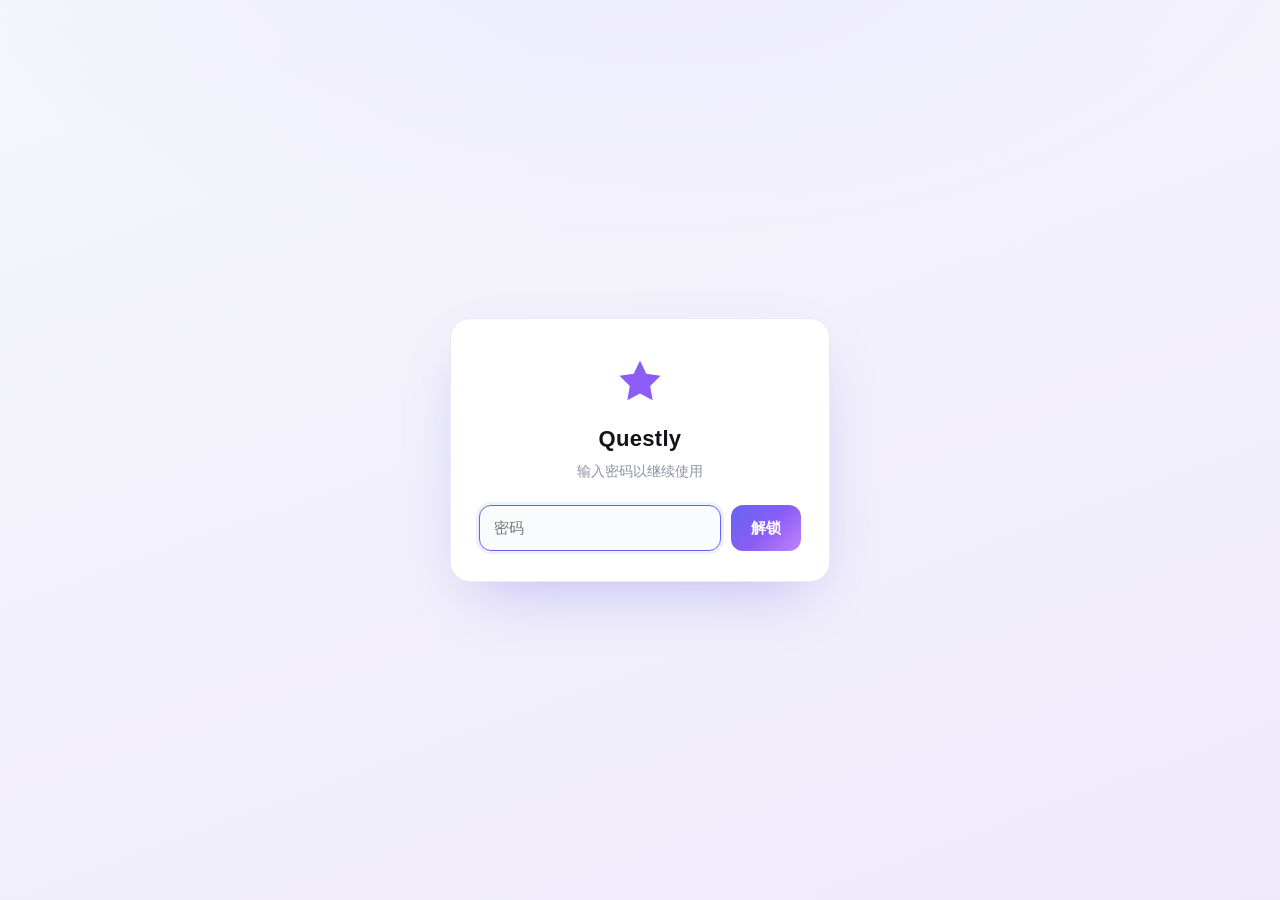
<file: index.html>
<!DOCTYPE html>
<html lang="zh-CN">
<head>
<meta charset="UTF-8">
<meta name="viewport" content="width=device-width, initial-scale=1, viewport-fit=cover">
<meta name="theme-color" content="#F6F7FB">
<meta name="description" content="Questly · 游戏化个人效率工作台，把每天的待办变成一场可以通关的挑战。">
<title>Questly · 我的每日挑战</title>
<link rel="icon" href="assets/favicon.svg" type="image/svg+xml">
<link rel="stylesheet" href="css/base.css">
<link rel="stylesheet" href="css/layout.css">
<link rel="stylesheet" href="css/components.css">
<link rel="stylesheet" href="css/exam.css">
<link rel="stylesheet" href="css/ai.css">
<link rel="stylesheet" href="css/animations.css">
</head>
<body class="is-locked">

<!-- ambient background -->
<div class="aurora" aria-hidden="true">
  <span class="aurora__blob aurora__blob--a"></span>
  <span class="aurora__blob aurora__blob--b"></span>
  <span class="aurora__blob aurora__blob--c"></span>
  <span class="aurora__grid"></span>
</div>

<div class="app" id="app">

  <!-- ─────────── desktop sidebar ─────────── -->
  <aside class="sidebar">
    <div class="sidebar__brand">
      <span class="brand__mark" aria-hidden="true">
        <svg viewBox="0 0 24 24" fill="none"><path d="M12 2.5 14.9 8.6l6.6.95-4.8 4.7 1.15 6.65L12 17.75 6.15 20.9 7.3 14.25 2.5 9.55l6.6-.95L12 2.5Z" fill="url(#bg1)"/><defs><linearGradient id="bg1" x1="2" y1="2" x2="22" y2="22"><stop stop-color="#8B5CF6"/><stop offset="1" stop-color="#6366F1"/></linearGradient></defs></svg>
      </span>
      <span class="brand__text">
        <b>Questly</b>
        <i>个人效率工作台</i>
      </span>
    </div>

    <nav class="nav" id="nav-desktop" aria-label="主导航">
      <button class="nav__item is-active" data-route="home">
        <svg viewBox="0 0 24 24" class="nav__icon"><path d="M4 11.2 12 4.5l8 6.7V19a1.2 1.2 0 0 1-1.2 1.2h-4.3v-5.1H9.5v5.1H5.2A1.2 1.2 0 0 1 4 19v-7.8Z"/></svg>
        <span>首页</span>
        <em class="nav__hint">每日挑战</em>
      </button>
      <button class="nav__item" data-route="tasks">
        <svg viewBox="0 0 24 24" class="nav__icon"><path d="M4.5 5.2h6.2v13.6H4.5zM13.3 5.2h6.2v8.1h-6.2z"/></svg>
        <span>任务</span>
        <em class="nav__hint">任务中心</em>
      </button>
      <button class="nav__item nav__item--exam" data-route="exam">
        <svg viewBox="0 0 24 24" class="nav__icon"><path d="M12 2.2 20.4 5v6.4c0 4.6-3.3 8.5-8.4 10.4C6.9 19.9 3.6 16 3.6 11.4V5Zm-.9 12.6 5.3-5.3-1.4-1.4-3.9 3.9-1.9-1.9-1.4 1.4Z"/></svg>
        <span>考试闯关</span>
        <em class="nav__hint">本周考试副本</em>
        <span class="nav__pill" id="nav-exam-pill" hidden></span>
      </button>
      <button class="nav__item" data-route="growth">
        <svg viewBox="0 0 24 24" class="nav__icon"><path d="M4.6 18.6 9.4 12l3.4 3.9 5-8.2 2.1 1.3-6.6 10.9-3.5-4-3.1 4.3z"/><path d="M3.4 20.2h17.2v1.9H3.4z"/></svg>
        <span>成长</span>
        <em class="nav__hint">等级与成就</em>
      </button>
      <button class="nav__item" data-route="review">
        <svg viewBox="0 0 24 24" class="nav__icon"><path d="M6 3.4h9.2L20 8.1V20a1.2 1.2 0 0 1-1.2 1.2H6A1.2 1.2 0 0 1 4.8 20V4.6A1.2 1.2 0 0 1 6 3.4Zm2 8h8v1.8H8zm0 3.8h5.6V17H8z"/></svg>
        <span>复盘</span>
        <em class="nav__hint">今日总结</em>
        <span class="nav__dot" hidden></span>
      </button>
      <button class="nav__item" data-act="ai-open" title="AI 助手（左侧抽屉）">
        <svg viewBox="0 0 24 24" class="nav__icon"><path d="M12 2.5 14.2 8 19.5 9.4l-4.3 4 1.1 6.2L12 17.4 7.7 19.6 8.8 13.4l-4.3-4L10 8Z"/><path d="M19 14l.9 2.3L22 17l-2.1.7L19 20l-.9-2.3L16 17l2.1-.7Z" opacity=".55"/></svg>
        <span>AI 助手</span>
        <em class="nav__hint">离线优先 · 可联网</em>
      </button>
    </nav>

    <div class="sidebar__spacer"></div>

    <div class="sidebar__level" id="sidebar-level"><!-- rendered --></div>

    <button class="sidebar__reset" id="btn-settings" title="数据与设置">
      <svg viewBox="0 0 24 24"><path d="M12 15.4a3.4 3.4 0 1 1 0-6.8 3.4 3.4 0 0 1 0 6.8Zm8.3-2.2.1-1.2-.1-1.2 2-1.5-1.9-3.3-2.4.8a7.6 7.6 0 0 0-2-1.2L15.6 3H8.4l-.4 2.6c-.7.3-1.4.7-2 1.2l-2.4-.8L1.7 9.3l2 1.5a9 9 0 0 0 0 2.4l-2 1.5 1.9 3.3 2.4-.8c.6.5 1.3.9 2 1.2l.4 2.6h7.2l.4-2.6c.7-.3 1.4-.7 2-1.2l2.4.8 1.9-3.3-2-1.5Z"/></svg>
      <span>数据与设置</span>
    </button>
  </aside>

  <!-- ─────────── main ─────────── -->
  <main class="main" id="main">
    <header class="topbar">
      <span class="topbar__brand">
        <span class="brand__mark brand__mark--sm" aria-hidden="true">
          <svg viewBox="0 0 24 24" fill="none"><path d="M12 2.5 14.9 8.6l6.6.95-4.8 4.7 1.15 6.65L12 17.75 6.15 20.9 7.3 14.25 2.5 9.55l6.6-.95L12 2.5Z" fill="url(#bg2)"/><defs><linearGradient id="bg2" x1="2" y1="2" x2="22" y2="22"><stop stop-color="#8B5CF6"/><stop offset="1" stop-color="#6366F1"/></linearGradient></defs></svg>
        </span>
        <b id="topbar-title">我的每日挑战</b>
      </span>
      <span class="topbar__xp" id="topbar-xp"></span>
      <button class="topbar__ai" id="btn-ai-mobile" type="button" data-act="ai-open" aria-label="AI 助手" title="AI 助手（左侧抽屉）">
        <svg viewBox="0 0 24 24" aria-hidden="true"><path d="M12 2.5 14.2 8 19.5 9.4l-4.3 4 1.1 6.2L12 17.4 7.7 19.6 8.8 13.4l-4.3-4L10 8Z"/><path d="M19 14l.9 2.3L22 17l-2.1.7L19 20l-.9-2.3L16 17l2.1-.7Z" opacity=".55"/></svg>
      </button>
      <button class="topbar__add" id="btn-quick-add" type="button" aria-label="快速新增任务">
        <svg viewBox="0 0 24 24" aria-hidden="true"><path d="M11 5h2v14h-2z"/><path d="M5 11h14v2H5z"/></svg>
      </button>
    </header>

    <div class="pages" id="pages">
      <section class="page" id="page-home" data-page="home"></section>
      <section class="page" id="page-tasks" data-page="tasks" hidden></section>
      <section class="page" id="page-exam" data-page="exam" hidden></section>
      <section class="page page--play" id="page-examPlay" data-page="examPlay" hidden></section>
      <section class="page" id="page-growth" data-page="growth" hidden></section>
      <section class="page" id="page-review" data-page="review" hidden></section>
    </div>
  </main>

  <!-- ─────────── mobile bottom nav ─────────── -->
  <nav class="bottomnav" id="nav-mobile" aria-label="底部导航">
    <button class="bnav__item is-active" data-route="home">
      <span class="bnav__icon"><svg viewBox="0 0 24 24"><path d="M4 11.2 12 4.5l8 6.7V19a1.2 1.2 0 0 1-1.2 1.2h-4.3v-5.1H9.5v5.1H5.2A1.2 1.2 0 0 1 4 19v-7.8Z"/></svg></span>
      <span>首页</span>
    </button>
    <button class="bnav__item" data-route="tasks">
      <span class="bnav__icon"><svg viewBox="0 0 24 24"><path d="M4.5 5.2h6.2v13.6H4.5zM13.3 5.2h6.2v8.1h-6.2z"/></svg></span>
      <span>任务</span>
    </button>
    <button class="bnav__item bnav__item--exam" data-route="exam">
      <span class="bnav__icon"><svg viewBox="0 0 24 24"><path d="M12 2.2 20.4 5v6.4c0 4.6-3.3 8.5-8.4 10.4C6.9 19.9 3.6 16 3.6 11.4V5Zm-.9 12.6 5.3-5.3-1.4-1.4-3.9 3.9-1.9-1.9-1.4 1.4Z"/></svg></span>
      <span>闯关</span>
    </button>
    <button class="bnav__item" data-route="growth">
      <span class="bnav__icon"><svg viewBox="0 0 24 24"><path d="M4.6 18.6 9.4 12l3.4 3.9 5-8.2 2.1 1.3-6.6 10.9-3.5-4-3.1 4.3z"/><path d="M3.4 20.2h17.2v1.9H3.4z"/></svg></span>
      <span>成长</span>
    </button>
    <button class="bnav__item" data-route="review">
      <span class="bnav__icon"><svg viewBox="0 0 24 24"><path d="M6 3.4h9.2L20 8.1V20a1.2 1.2 0 0 1-1.2 1.2H6A1.2 1.2 0 0 1 4.8 20V4.6A1.2 1.2 0 0 1 6 3.4Zm2 8h8v1.8H8zm0 3.8h5.6V17H8z"/></svg></span>
      <span>复盘</span>
      <span class="bnav__dot" hidden></span>
    </button>
  </nav>
</div>

<!-- ─────────── AI 助手抽屉（左侧侧拉） ─────────── -->
<div class="ai-drawer-scrim" id="ai-scrim" hidden></div>
<aside class="ai-drawer" id="ai-drawer" aria-hidden="true" hidden>
  <div class="ai-drawer__body" id="ai-drawer-body"></div>
</aside>

<!-- overlays -->
<canvas id="fx-canvas" aria-hidden="true"></canvas>
<div id="float-root" aria-hidden="true"></div>
<div id="toast-root" role="status" aria-live="polite"></div>
<div id="modal-root"></div>

<!-- 启动密码锁（仅威慑，非真安全） -->
<div class="lock" id="lock" role="dialog" aria-modal="true" aria-label="输入密码解锁">
  <div class="lock__card">
    <div class="lock__mark" aria-hidden="true">
      <svg viewBox="0 0 24 24" fill="none"><path d="M12 2.5 14.9 8.6l6.6.95-4.8 4.7 1.15 6.65L12 17.75 6.15 20.9 7.3 14.25 2.5 9.55l6.6-.95L12 2.5Z" fill="url(#lk)"/><defs><linearGradient id="lk" x1="2" y1="2" x2="22" y2="22"><stop stop-color="#8B5CF6"/><stop offset="1" stop-color="#6366F1"/></linearGradient></defs></svg>
    </div>
    <h1 class="lock__title">Questly</h1>
    <p class="lock__sub">输入密码以继续使用</p>
    <div class="lock__field">
      <input class="lock__input" id="lock-input" type="password" autocomplete="off" spellcheck="false" placeholder="密码" aria-label="密码" />
      <button class="lock__btn" id="lock-btn" type="button">解锁</button>
    </div>
    <p class="lock__err" id="lock-err" hidden>密码错误，请重试</p>
  </div>
</div>

<script src="js/store.js"></script>
<script src="js/fx.js"></script>
<script src="js/engine.js"></script>
<script src="js/ui.js"></script>
<script src="js/pages.js"></script>
<script src="js/bank.js"></script>
<script src="js/exam.js"></script>
<script src="js/exampages.js"></script>
<script src="js/ai.js"></script>
<script src="js/app.js"></script>
</body>
</html>
</file>
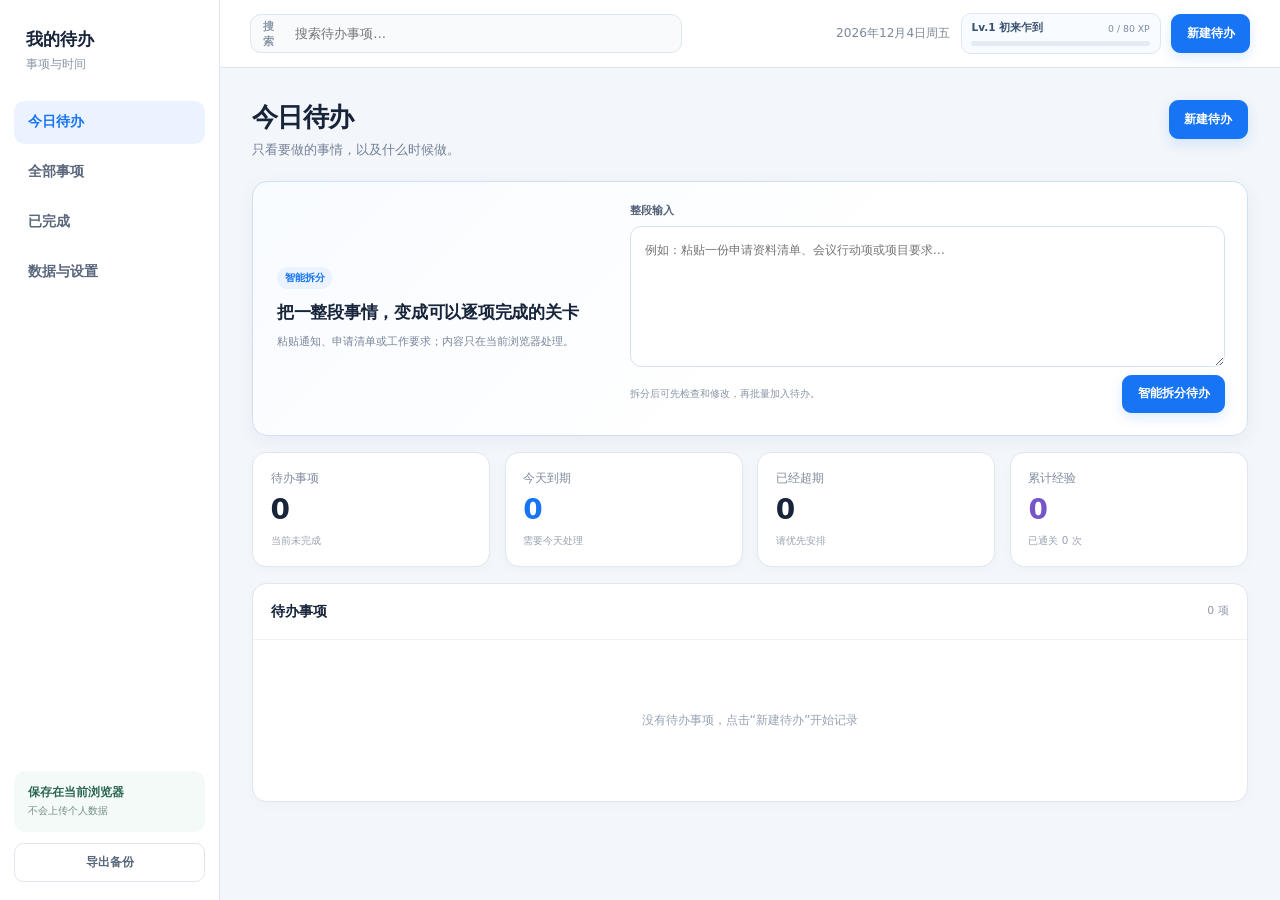
<file: ai-practice-workbench/index.html>
<!doctype html>
<html lang="zh-CN">
  <head>
    <meta charset="UTF-8" />
    <meta name="viewport" content="width=device-width, initial-scale=1" />
    <meta name="theme-color" content="#f4f7fb" />
    <meta name="description" content="只记录待办事项和时间的桌面工作台" />
    <title>我的待办</title>
    <link rel="stylesheet" href="styles.css" />
  </head>
  <body>
    <div class="app-shell">
      <aside class="sidebar">
        <div class="brand">
          <b>我的待办</b>
          <small>事项与时间</small>
        </div>
        <nav class="nav" aria-label="主导航">
          <button data-route="today" class="nav-item active">今日待办</button>
          <button data-route="all" class="nav-item">全部事项</button>
          <button data-route="completed" class="nav-item">已完成</button>
          <button data-route="settings" class="nav-item">数据与设置</button>
        </nav>
        <div class="sidebar-foot">
          <div class="local-note">
            <b>保存在当前浏览器</b>
            <small>不会上传个人数据</small>
          </div>
          <button class="ghost-btn wide" data-action="export">导出备份</button>
        </div>
      </aside>
      <main class="main">
        <header class="topbar">
          <label class="search">
            <span>搜索</span>
            <input id="global-search" placeholder="搜索待办事项…" />
          </label>
          <div class="topbar-right">
            <span class="date" id="today-label"></span>
            <div class="growth-summary" id="growth-summary" aria-label="成长进度"></div>
            <button class="primary-btn" id="quick-create">新建待办</button>
          </div>
        </header>
        <div id="page" class="page" aria-live="polite"></div>
      </main>
    </div>
    <div id="toast" class="toast" hidden></div>
    <div id="modal-root"></div>
    <input id="import-file" type="file" accept="application/json,.json" hidden />
    <script src="app.js"></script>
  </body>
</html>
</file>
<file: css/base.css>
/* ============================================================
   base.css — 设计令牌 / 重置 / 排版
   ============================================================ */

:root {
  /* surfaces */
  --bg:            #F5F6FB;
  --surface:       #FFFFFF;
  --surface-2:     #FAFBFD;
  --surface-3:     #F2F4F9;
  --border:        #E9EBF2;
  --border-soft:   #F0F2F7;
  --border-strong: #DCE0EA;

  /* text */
  --text:   #12141A;
  --text-2: #565E70;
  --text-3: #8C93A5;
  --text-4: #AEB4C2;

  /* brand */
  --brand:       #6366F1;
  --brand-600:   #5457E8;
  --brand-2:     #8B5CF6;
  --brand-3:     #EC4899;
  --brand-soft:  #EFF0FE;
  --brand-soft-2:#F5F0FE;
  --grad-brand:  linear-gradient(135deg, #6366F1 0%, #8B5CF6 52%, #C084FC 100%);
  --grad-hero:   linear-gradient(120deg, #6366F1 0%, #7C5CF7 40%, #A855F7 72%, #EC4899 100%);
  --grad-xp:     linear-gradient(90deg, #F59E0B 0%, #FBBF24 50%, #FDE68A 100%);
  --grad-quest:  linear-gradient(90deg, #6366F1 0%, #A855F7 60%, #22D3EE 100%);

  /* semantic */
  --success:      #10B981;
  --success-2:    #34D399;
  --success-soft: #E6F9F1;
  --warn:         #F59E0B;
  --warn-soft:    #FEF4E3;
  --danger:       #EF4444;
  --danger-soft:  #FDECEC;
  --info:         #0EA5E9;
  --info-soft:    #E6F5FE;
  --xp:           #F59E0B;

  /* priority */
  --p0: #EF4444; --p0-soft: #FDEDED;
  --p1: #F97316; --p1-soft: #FEF1E7;
  --p2: #3B82F6; --p2-soft: #EAF2FE;
  --p3: #94A3B8; --p3-soft: #F1F3F7;

  /* geometry */
  --r-xs: 8px;
  --r-sm: 10px;
  --r-md: 14px;
  --r-lg: 18px;
  --r-xl: 24px;
  --r-full: 999px;

  /* elevation */
  --sh-xs: 0 1px 2px rgba(19, 22, 33, .04);
  --sh-sm: 0 1px 2px rgba(19, 22, 33, .04), 0 2px 6px rgba(19, 22, 33, .04);
  --sh-md: 0 2px 4px rgba(19, 22, 33, .03), 0 8px 20px rgba(19, 22, 33, .06);
  --sh-lg: 0 4px 8px rgba(19, 22, 33, .04), 0 18px 40px rgba(19, 22, 33, .10);
  --sh-xl: 0 8px 16px rgba(19, 22, 33, .05), 0 32px 70px rgba(19, 22, 33, .14);
  --sh-brand: 0 6px 18px rgba(99, 102, 241, .28);
  --sh-glow: 0 0 0 4px rgba(99, 102, 241, .12);

  /* motion */
  --e-out:   cubic-bezier(.22, 1, .36, 1);
  --e-in-out:cubic-bezier(.65, 0, .35, 1);
  --e-spring:cubic-bezier(.34, 1.56, .64, 1);
  --t-fast: .16s;
  --t-mid:  .28s;
  --t-slow: .48s;

  /* layout */
  --sidebar-w: 252px;
  --page-max: 1240px;
  --safe-b: env(safe-area-inset-bottom, 0px);
}

/* ---------- reset ---------- */
*, *::before, *::after { box-sizing: border-box; }

html, body { height: 100%; }

body {
  margin: 0;
  background: var(--bg);
  color: var(--text);
  font-family: "Inter", "SF Pro Text", -apple-system, BlinkMacSystemFont,
               "Segoe UI", "PingFang SC", "Hiragino Sans GB",
               "Microsoft YaHei", "Noto Sans SC", sans-serif;
  font-size: 14px;
  line-height: 1.6;
  -webkit-font-smoothing: antialiased;
  -moz-osx-font-smoothing: grayscale;
  text-rendering: optimizeLegibility;
  overflow-x: hidden;
  -webkit-tap-highlight-color: transparent;
}

h1, h2, h3, h4, h5, p, figure { margin: 0; }
ul, ol { margin: 0; padding: 0; list-style: none; }

button {
  font: inherit;
  color: inherit;
  background: none;
  border: 0;
  padding: 0;
  cursor: pointer;
}

input, textarea, select {
  font: inherit;
  color: inherit;
}

svg { display: block; }
svg:not([fill="none"]) { fill: currentColor; }

a { color: var(--brand); text-decoration: none; }

::selection { background: rgba(99, 102, 241, .18); }

/* ---------- numerals ---------- */
.tnum { font-variant-numeric: tabular-nums; font-feature-settings: "tnum" 1; }

/* ---------- scrollbar ---------- */
* { scrollbar-width: thin; scrollbar-color: #D6DAE4 transparent; }
*::-webkit-scrollbar { width: 10px; height: 10px; }
*::-webkit-scrollbar-track { background: transparent; }
*::-webkit-scrollbar-thumb {
  background: #D8DCE6;
  border-radius: 99px;
  border: 3px solid transparent;
  background-clip: content-box;
}
*::-webkit-scrollbar-thumb:hover { background: #C2C8D6; background-clip: content-box; }

/* ---------- focus ---------- */
:focus { outline: none; }
:focus-visible {
  outline: 2px solid var(--brand);
  outline-offset: 2px;
  border-radius: 6px;
}

/* ---------- typography helpers ---------- */
.t-eyebrow {
  font-size: 11px;
  font-weight: 700;
  letter-spacing: .1em;
  text-transform: uppercase;
  color: var(--text-3);
}
.t-h1 { font-size: 28px; font-weight: 760; letter-spacing: -.022em; line-height: 1.24; }
.t-h2 { font-size: 19px; font-weight: 720; letter-spacing: -.014em; line-height: 1.35; }
.t-h3 { font-size: 15px; font-weight: 680; letter-spacing: -.008em; }
.t-body { font-size: 13.5px; color: var(--text-2); }
.t-sm { font-size: 12.5px; color: var(--text-3); }
.t-xs { font-size: 11.5px; color: var(--text-3); }
.t-num { font-size: 30px; font-weight: 780; letter-spacing: -.03em; line-height: 1; }

.muted { color: var(--text-3); }
.grad-text {
  background: var(--grad-brand);
  -webkit-background-clip: text;
  background-clip: text;
  color: transparent;
}

.sr-only {
  position: absolute; width: 1px; height: 1px;
  padding: 0; margin: -1px; overflow: hidden;
  clip: rect(0 0 0 0); white-space: nowrap; border: 0;
}

/* ---------- ambient background ---------- */
.aurora {
  position: fixed;
  inset: 0;
  z-index: 0;
  overflow: hidden;
  pointer-events: none;
}
.aurora__blob {
  position: absolute;
  border-radius: 50%;
  filter: blur(90px);
  opacity: .5;
}
.aurora__blob--a {
  width: 620px; height: 620px;
  top: -240px; left: -140px;
  background: radial-gradient(circle at 35% 35%, #A5B4FC, transparent 68%);
  animation: floatA 26s var(--e-in-out) infinite;
}
.aurora__blob--b {
  width: 560px; height: 560px;
  top: -180px; right: -160px;
  background: radial-gradient(circle at 60% 40%, #DDD6FE, transparent 66%);
  animation: floatB 32s var(--e-in-out) infinite;
}
.aurora__blob--c {
  width: 520px; height: 520px;
  bottom: -260px; left: 34%;
  background: radial-gradient(circle at 50% 50%, #FBCFE8, transparent 68%);
  opacity: .34;
  animation: floatC 38s var(--e-in-out) infinite;
}
.aurora__grid {
  position: absolute;
  inset: 0;
  background-image:
    linear-gradient(rgba(99,102,241,.045) 1px, transparent 1px),
    linear-gradient(90deg, rgba(99,102,241,.045) 1px, transparent 1px);
  background-size: 56px 56px;
  mask-image: radial-gradient(ellipse 90% 60% at 50% 0%, #000 12%, transparent 72%);
  -webkit-mask-image: radial-gradient(ellipse 90% 60% at 50% 0%, #000 12%, transparent 72%);
}

@media (prefers-reduced-motion: reduce) {
  *, *::before, *::after {
    animation-duration: .001ms !important;
    animation-iteration-count: 1 !important;
    transition-duration: .001ms !important;
  }
}

/* ============================================================
   lock screen — 启动密码锁（仅威慑，非真安全）
   ============================================================ */
body.is-locked .app,
body.is-locked .bottomnav,
body.is-locked .aurora,
body.is-locked #fx-canvas,
body.is-locked #float-root,
body.is-locked #toast-root,
body.is-locked #modal-root {
  display: none !important;
}

.lock {
  position: fixed;
  inset: 0;
  z-index: 1000;
  display: flex;
  align-items: center;
  justify-content: center;
  padding: 24px;
  background:
    radial-gradient(1200px 600px at 50% -10%, #ECEAFE 0%, transparent 60%),
    linear-gradient(160deg, #F5F6FB 0%, #EFEAFB 100%);
}
body:not(.is-locked) .lock { display: none; }

.lock__card {
  width: min(380px, 100%);
  background: var(--surface);
  border: 1px solid var(--border);
  border-radius: 20px;
  padding: 36px 28px 30px;
  text-align: center;
  box-shadow: 0 24px 60px -24px rgba(79, 70, 229, .35);
}
.lock__mark { width: 52px; height: 52px; margin: 0 auto 14px; }
.lock__mark svg { width: 100%; height: 100%; }
.lock__title { font-size: 22px; margin: 0 0 4px; letter-spacing: .3px; }
.lock__sub { margin: 0 0 22px; color: var(--text-3); font-size: 14px; }
.lock__field { display: flex; gap: 10px; }
.lock__input {
  flex: 1;
  min-width: 0;
  height: 46px;
  padding: 0 14px;
  font-size: 15px;
  color: var(--text);
  background: var(--surface-2);
  border: 1px solid var(--border-strong);
  border-radius: 12px;
  outline: none;
  transition: border-color .15s, box-shadow .15s;
}
.lock__input:focus { border-color: var(--brand); box-shadow: 0 0 0 3px var(--brand-soft); }
.lock__btn {
  flex: 0 0 auto;
  height: 46px;
  padding: 0 20px;
  font-size: 15px;
  font-weight: 600;
  color: #fff;
  background: var(--grad-brand);
  border: none;
  border-radius: 12px;
  cursor: pointer;
  transition: transform .12s, opacity .12s;
}
.lock__btn:active { transform: translateY(1px); }
.lock__err { margin: 14px 0 0; color: var(--danger); font-size: 13px; }
</file>
<file: css/layout.css>
/* ============================================================
   layout.css — 应用外壳 / 侧边栏 / 底部导航 / 页面栅格
   ============================================================ */

.app {
  position: relative;
  z-index: 1;
  display: grid;
  grid-template-columns: var(--sidebar-w) minmax(0, 1fr);
  min-height: 100vh;
  min-height: 100dvh;
}

/* ─────────── sidebar ─────────── */
.sidebar {
  position: sticky;
  top: 0;
  height: 100vh;
  height: 100dvh;
  display: flex;
  flex-direction: column;
  gap: 6px;
  padding: 22px 16px 18px;
  background: rgba(255, 255, 255, .74);
  backdrop-filter: saturate(180%) blur(22px);
  -webkit-backdrop-filter: saturate(180%) blur(22px);
  border-right: 1px solid var(--border-soft);
}

.sidebar__brand {
  display: flex;
  align-items: center;
  gap: 11px;
  padding: 4px 8px 20px;
}
.brand__mark {
  width: 34px; height: 34px;
  display: grid; place-items: center;
  border-radius: 11px;
  background: #fff;
  box-shadow: 0 2px 10px rgba(99, 102, 241, .22), inset 0 0 0 1px rgba(99,102,241,.10);
}
.brand__mark svg { width: 21px; height: 21px; }
.brand__mark--sm { width: 28px; height: 28px; border-radius: 9px; }
.brand__mark--sm svg { width: 17px; height: 17px; }

.brand__text { display: flex; flex-direction: column; line-height: 1.25; }
.brand__text b { font-size: 15.5px; font-weight: 740; letter-spacing: -.02em; }
.brand__text i {
  font-style: normal;
  font-size: 10.5px;
  color: var(--text-3);
  letter-spacing: .04em;
}

/* nav */
.nav { display: flex; flex-direction: column; gap: 3px; }
.nav__item {
  position: relative;
  display: grid;
  grid-template-columns: 20px 1fr;
  align-items: center;
  gap: 11px;
  padding: 9px 11px;
  border-radius: var(--r-md);
  color: var(--text-2);
  transition: background var(--t-fast), color var(--t-fast), transform var(--t-fast);
}
.nav__item span {
  font-size: 13.5px;
  font-weight: 600;
  letter-spacing: -.006em;
  grid-column: 2;
}
.nav__hint {
  grid-column: 2;
  font-style: normal;
  font-size: 10.5px;
  color: var(--text-4);
  margin-top: -3px;
  transition: color var(--t-fast);
}
.nav__icon { width: 20px; height: 20px; grid-row: 1 / span 2; opacity: .68; transition: opacity var(--t-fast); }
.nav__item:hover { background: var(--surface-3); color: var(--text); }
.nav__item:hover .nav__icon { opacity: .9; }
.nav__item.is-active {
  background: linear-gradient(135deg, rgba(99,102,241,.11), rgba(168,85,247,.09));
  color: var(--brand-600);
  box-shadow: inset 0 0 0 1px rgba(99,102,241,.13);
}
.nav__item.is-active .nav__icon { opacity: 1; }
.nav__item.is-active .nav__hint { color: rgba(84, 87, 232, .62); }
.nav__item.is-active::before {
  content: "";
  position: absolute;
  left: -16px; top: 50%;
  width: 3px; height: 22px;
  background: var(--grad-brand);
  border-radius: 0 3px 3px 0;
  transform: translateY(-50%);
}
.nav__dot, .bnav__dot {
  width: 7px; height: 7px;
  border-radius: 50%;
  background: var(--danger);
  box-shadow: 0 0 0 3px var(--danger-soft);
}
.nav__dot {
  position: absolute;
  right: 12px; top: 50%;
  transform: translateY(-50%);
  animation: pulseDot 1.8s ease-in-out infinite;
}

.sidebar__spacer { flex: 1; }

/* level card in sidebar */
.sidebar__level {
  padding: 13px;
  border-radius: var(--r-lg);
  background: linear-gradient(150deg, #fff, #FAF9FF);
  border: 1px solid var(--border);
  box-shadow: var(--sh-sm);
  margin-bottom: 8px;
}
.slv__top { display: flex; align-items: center; gap: 9px; margin-bottom: 10px; }
.slv__badge {
  width: 34px; height: 34px;
  display: grid; place-items: center;
  border-radius: 10px;
  background: var(--grad-brand);
  color: #fff;
  font-size: 13px;
  font-weight: 800;
  box-shadow: var(--sh-brand);
  flex: none;
}
.slv__meta { min-width: 0; line-height: 1.3; }
.slv__meta b { display: block; font-size: 12.5px; font-weight: 680; letter-spacing: -.01em; }
.slv__meta i { font-style: normal; font-size: 10.5px; color: var(--text-3); }
.slv__bar { height: 6px; border-radius: 99px; background: var(--surface-3); overflow: hidden; }
.slv__fill {
  height: 100%;
  border-radius: 99px;
  background: var(--grad-xp);
  transition: width .7s var(--e-out);
}
.slv__foot {
  display: flex; justify-content: space-between;
  margin-top: 7px;
  font-size: 10.5px;
  color: var(--text-3);
}

.sidebar__reset {
  display: flex; align-items: center; gap: 9px;
  padding: 8px 11px;
  border-radius: var(--r-md);
  color: var(--text-3);
  font-size: 12.5px;
  transition: background var(--t-fast), color var(--t-fast);
}
.sidebar__reset svg { width: 15px; height: 15px; opacity: .7; }
.sidebar__reset:hover { background: var(--surface-3); color: var(--text-2); }

/* ─────────── main ─────────── */
.main { min-width: 0; display: flex; flex-direction: column; }

.topbar { display: none; }

.pages {
  flex: 1;
  padding: 30px 34px 60px;
}
.page {
  max-width: var(--page-max);
  margin: 0 auto;
  animation: pageIn .42s var(--e-out) both;
}
.page[hidden] { display: none; }

/* ─────────── grids ─────────── */
.grid-home {
  display: grid;
  grid-template-columns: minmax(0, 1.62fr) minmax(0, 1fr);
  gap: 18px;
  align-items: start;
}
.stack { display: flex; flex-direction: column; gap: 18px; }
.stack--sm { gap: 12px; }

.board {
  display: grid;
  grid-template-columns: repeat(3, minmax(0, 1fr));
  gap: 16px;
  align-items: start;
}

.grid-2 { display: grid; grid-template-columns: repeat(2, minmax(0,1fr)); gap: 14px; }
.grid-3 { display: grid; grid-template-columns: repeat(3, minmax(0,1fr)); gap: 14px; }
.grid-4 { display: grid; grid-template-columns: repeat(4, minmax(0,1fr)); gap: 14px; }

/* ─────────── bottom nav (mobile) ─────────── */
.bottomnav { display: none; }

/* ─────────── overlays ─────────── */
#fx-canvas {
  position: fixed;
  inset: 0;
  z-index: 90;
  pointer-events: none;
}
#float-root {
  position: fixed;
  inset: 0;
  z-index: 95;
  pointer-events: none;
}
#toast-root {
  position: fixed;
  z-index: 120;
  left: 50%;
  bottom: 28px;
  transform: translateX(-50%);
  display: flex;
  flex-direction: column-reverse;
  gap: 8px;
  align-items: center;
  pointer-events: none;
}
#modal-root { position: relative; z-index: 130; }

/* ============================================================
   RESPONSIVE
   ============================================================ */

@media (max-width: 1180px) {
  :root { --sidebar-w: 78px; }
  .sidebar { padding: 20px 12px 16px; align-items: center; }
  .sidebar__brand { padding: 4px 0 18px; }
  .brand__text { display: none; }
  .nav { width: 100%; }
  .nav__item { grid-template-columns: 1fr; justify-items: center; gap: 4px; padding: 10px 4px; }
  .nav__item span { grid-column: 1; font-size: 10.5px; }
  .nav__hint { display: none; }
  .nav__icon { grid-row: auto; }
  .nav__item.is-active::before { left: -12px; }
  .nav__dot { right: 12px; top: 10px; transform: none; }
  .sidebar__level { width: 100%; padding: 9px; }
  .slv__top { flex-direction: column; gap: 6px; }
  .slv__meta, .slv__foot { display: none; }
  .sidebar__reset span { display: none; }
  .sidebar__reset { justify-content: center; padding: 9px; }
  .grid-home { grid-template-columns: minmax(0, 1fr); }
  .pages { padding: 26px 22px 56px; }
}

@media (max-width: 900px) {
  .board { grid-template-columns: minmax(0, 1fr); }
  .grid-4 { grid-template-columns: repeat(2, minmax(0,1fr)); }
  .grid-3 { grid-template-columns: repeat(2, minmax(0,1fr)); }
}

@media (max-width: 760px) {
  .app { grid-template-columns: minmax(0, 1fr); }
  .sidebar { display: none; }

  .topbar {
    position: sticky;
    top: 0;
    z-index: 60;
    display: flex;
    align-items: center;
    justify-content: space-between;
    gap: 12px;
    padding: 11px 16px;
    padding-top: calc(11px + env(safe-area-inset-top, 0px));
    background: rgba(255, 255, 255, .82);
    backdrop-filter: saturate(180%) blur(20px);
    -webkit-backdrop-filter: saturate(180%) blur(20px);
    border-bottom: 1px solid var(--border-soft);
  }
  .topbar__brand { display: flex; align-items: center; gap: 9px; min-width: 0; }
  .topbar__brand b {
    font-size: 15px; font-weight: 720; letter-spacing: -.018em;
    white-space: nowrap; overflow: hidden; text-overflow: ellipsis;
  }
  .topbar__xp {
    display: inline-flex; align-items: center; gap: 5px;
    padding: 4px 10px;
    border-radius: var(--r-full);
    background: var(--warn-soft);
    color: #B45309;
    font-size: 11.5px;
    font-weight: 720;
    white-space: nowrap;
    font-variant-numeric: tabular-nums;
  }
  .topbar__add {
    flex: 0 0 auto;
    width: 34px; height: 34px;
    display: grid; place-items: center;
    border-radius: var(--r-full);
    background: var(--grad-brand);
    color: #fff;
    box-shadow: 0 4px 12px rgba(99, 102, 241, .32);
    transition: transform var(--t-fast) var(--e-spring), box-shadow var(--t-fast);
  }
  .topbar__add svg { width: 18px; height: 18px; }
  .topbar__add:active { transform: scale(.9); box-shadow: 0 2px 6px rgba(99, 102, 241, .28); }

  /* 手机端顶栏的 AI 入口（仅 ≤760px 顶栏可见；底部导航不显示，符合需求） */
  .topbar__ai {
    flex: 0 0 auto;
    width: 34px; height: 34px;
    display: grid; place-items: center;
    border-radius: var(--r-full);
    background: rgba(99, 102, 241, .12);
    color: var(--brand-600, #6366F1);
    box-shadow: 0 4px 12px rgba(99, 102, 241, .14);
    transition: transform var(--t-fast) var(--e-spring), box-shadow var(--t-fast);
  }
  .topbar__ai svg { width: 18px; height: 18px; }
  .topbar__ai:active { transform: scale(.9); box-shadow: 0 2px 6px rgba(99, 102, 241, .28); }

  .pages { padding: 16px 14px calc(92px + var(--safe-b)); }
  .grid-2, .grid-3, .grid-4 { grid-template-columns: repeat(2, minmax(0,1fr)); gap: 10px; }
  .stack { gap: 14px; }

  #toast-root { bottom: calc(96px + var(--safe-b)); width: calc(100% - 32px); }

  .bottomnav {
    position: fixed;
    z-index: 100;
    left: 12px; right: 12px; bottom: calc(10px + var(--safe-b));
    display: grid;
    grid-template-columns: repeat(5, 1fr);
    align-items: center;
    gap: 2px;
    padding: 6px 4px;
    background: rgba(255, 255, 255, .88);
    backdrop-filter: saturate(180%) blur(24px);
    -webkit-backdrop-filter: saturate(180%) blur(24px);
    border: 1px solid rgba(233, 235, 242, .72);
    border-radius: 24px;
    box-shadow: 0 8px 28px rgba(19, 22, 33, .08), 0 2px 8px rgba(19, 22, 33, .04);
  }
  .bnav__item {
    position: relative;
    display: flex;
    flex-direction: column;
    align-items: center;
    justify-content: center;
    gap: 3px;
    min-height: 52px;
    padding: 5px 2px;
    border-radius: 18px;
    color: var(--text-3);
    transition: color var(--t-fast), background var(--t-fast), transform var(--t-fast);
  }
  .bnav__item svg { width: 21px; height: 21px; transition: transform var(--t-mid) var(--e-spring); }
  .bnav__item span { font-size: 10px; font-weight: 620; letter-spacing: .01em; }
  .bnav__item.is-active {
    color: var(--brand-600);
    background: rgba(99, 102, 241, .10);
  }
  .bnav__item.is-active svg { transform: translateY(-1px) scale(1.08); }
  .bnav__item:active { transform: scale(.96); }
  .bnav__dot { position: absolute; top: 5px; right: 50%; margin-right: -15px; }

  .bnav__fab { display: none; }
}

@media (max-width: 420px) {
  .grid-3, .grid-4 { grid-template-columns: repeat(2, minmax(0,1fr)); }
  .pages { padding-left: 12px; padding-right: 12px; }
}
</file>
<file: css/components.css>
/* ============================================================
   components.css — 卡片 / 按钮 / 任务 / 进度 / 弹层 / 成就
   ============================================================ */

/* ─────────── generic card ─────────── */
.card {
  position: relative;
  background: var(--surface);
  border: 1px solid var(--border);
  border-radius: var(--r-xl);
  box-shadow: var(--sh-sm);
  transition: box-shadow var(--t-mid) var(--e-out), transform var(--t-mid) var(--e-out);
}
.card--pad { padding: 20px; }
.card--tight { padding: 15px; }
.card--flat { box-shadow: none; }
.card--hover:hover { box-shadow: var(--sh-md); transform: translateY(-1px); }

.card__head {
  display: flex;
  align-items: center;
  gap: 10px;
  padding: 16px 18px 12px;
}
.card__head + .card__body { padding-top: 0; }
.card__body { padding: 16px 18px 18px; }
.card__title { display: flex; align-items: center; gap: 9px; min-width: 0; flex: 1; }
.card__title h3 { font-size: 14.5px; font-weight: 700; letter-spacing: -.012em; }
.card__actions { display: flex; align-items: center; gap: 6px; flex: none; }

.sec-icon {
  width: 30px; height: 30px;
  display: grid; place-items: center;
  border-radius: 9px;
  flex: none;
  font-size: 14px;
}
.sec-icon svg { width: 16px; height: 16px; }
.sec-icon--red    { background: var(--p0-soft); color: var(--p0); }
.sec-icon--brand  { background: var(--brand-soft); color: var(--brand); }
.sec-icon--amber  { background: var(--warn-soft); color: #D97706; }
.sec-icon--green  { background: var(--success-soft); color: var(--success); }
.sec-icon--cyan   { background: var(--info-soft); color: var(--info); }
.sec-icon--violet { background: var(--brand-soft-2); color: var(--brand-2); }

/* ─────────── buttons ─────────── */
.btn {
  display: inline-flex;
  align-items: center;
  justify-content: center;
  gap: 6px;
  height: 34px;
  padding: 0 14px;
  border-radius: var(--r-sm);
  font-size: 13px;
  font-weight: 620;
  letter-spacing: -.006em;
  white-space: nowrap;
  transition: background var(--t-fast), color var(--t-fast),
              box-shadow var(--t-fast), transform var(--t-fast), border-color var(--t-fast);
}
.btn svg { width: 15px; height: 15px; }
.btn:active { transform: scale(.97); }
.btn[disabled] { opacity: .45; pointer-events: none; }

.btn--primary {
  background: var(--grad-brand);
  color: #fff;
  box-shadow: var(--sh-brand);
}
.btn--primary:hover { filter: brightness(1.06); box-shadow: 0 8px 22px rgba(99,102,241,.34); }

.btn--ghost {
  background: var(--surface-3);
  color: var(--text-2);
}
.btn--ghost:hover { background: #E9ECF4; color: var(--text); }

.btn--outline {
  background: var(--surface);
  color: var(--text-2);
  box-shadow: inset 0 0 0 1px var(--border-strong);
}
.btn--outline:hover { color: var(--text); box-shadow: inset 0 0 0 1px var(--text-4); }

.btn--soft { background: var(--brand-soft); color: var(--brand-600); }
.btn--soft:hover { background: #E5E7FD; }

.btn--danger { background: var(--danger-soft); color: var(--danger); }
.btn--danger:hover { background: #FBDDDD; }

.btn--sm { height: 28px; padding: 0 10px; font-size: 12px; border-radius: 8px; }
.btn--sm svg { width: 13px; height: 13px; }
.btn--lg { height: 42px; padding: 0 20px; font-size: 14px; border-radius: var(--r-md); }
.btn--block { width: 100%; }

.iconbtn {
  width: 28px; height: 28px;
  display: grid; place-items: center;
  border-radius: 8px;
  color: var(--text-4);
  transition: background var(--t-fast), color var(--t-fast);
}
.iconbtn svg { width: 15px; height: 15px; }
.iconbtn:hover { background: var(--surface-3); color: var(--text-2); }
.iconbtn--danger:hover { background: var(--danger-soft); color: var(--danger); }

/* ─────────── chips / tags ─────────── */
.chip {
  display: inline-flex;
  align-items: center;
  gap: 4px;
  height: 21px;
  padding: 0 8px;
  border-radius: var(--r-full);
  font-size: 11px;
  font-weight: 640;
  letter-spacing: .002em;
  white-space: nowrap;
  font-variant-numeric: tabular-nums;
}
.chip svg { width: 11px; height: 11px; }
.chip--p0 { background: var(--p0-soft); color: var(--p0); }
.chip--p1 { background: var(--p1-soft); color: #C2410C; }
.chip--p2 { background: var(--p2-soft); color: #1D4ED8; }
.chip--p3 { background: var(--p3-soft); color: #64748B; }
.chip--plain { background: var(--surface-3); color: var(--text-3); }
.chip--xp { background: var(--warn-soft); color: #B45309; }
.chip--due { background: var(--surface-3); color: var(--text-3); }
.chip--due.is-soon { background: var(--warn-soft); color: #B45309; }
.chip--due.is-over { background: var(--danger-soft); color: var(--danger); }
.chip--ok { background: var(--success-soft); color: #047857; }

/* ─────────── HERO ─────────── */
.hero {
  position: relative;
  overflow: hidden;
  border-radius: var(--r-xl);
  padding: 26px 28px 24px;
  color: #fff;
  background: var(--grad-hero);
  box-shadow: 0 18px 44px rgba(99, 102, 241, .26);
  isolation: isolate;
}
.hero::before {
  content: "";
  position: absolute;
  inset: 0;
  background:
    radial-gradient(700px 240px at 88% -30%, rgba(255,255,255,.34), transparent 62%),
    radial-gradient(520px 300px at 5% 120%, rgba(255,255,255,.16), transparent 60%);
  z-index: -1;
}
.hero::after {
  content: "";
  position: absolute;
  inset: -40% -10%;
  background: conic-gradient(from 0deg, transparent 0 68%, rgba(255,255,255,.14) 78%, transparent 88%);
  animation: heroSweep 12s linear infinite;
  z-index: -1;
}
.hero__top {
  display: flex;
  align-items: flex-start;
  justify-content: space-between;
  gap: 20px;
  flex-wrap: wrap;
}
.hero__date {
  display: inline-flex;
  align-items: center;
  gap: 7px;
  padding: 4px 11px;
  border-radius: var(--r-full);
  background: rgba(255,255,255,.18);
  border: 1px solid rgba(255,255,255,.24);
  font-size: 11.5px;
  font-weight: 620;
  letter-spacing: .012em;
  backdrop-filter: blur(6px);
}
.hero__date svg { width: 12px; height: 12px; }
.hero h1 {
  font-size: 29px;
  font-weight: 780;
  letter-spacing: -.028em;
  line-height: 1.2;
  margin: 12px 0 6px;
}
.hero__sub { font-size: 13.5px; color: rgba(255,255,255,.86); max-width: 46ch; }

.hero__stats { display: flex; gap: 8px; flex: none; }
.hero__stat {
  min-width: 78px;
  padding: 10px 13px;
  border-radius: var(--r-md);
  background: rgba(255,255,255,.15);
  border: 1px solid rgba(255,255,255,.2);
  backdrop-filter: blur(8px);
  text-align: center;
}
.hero__stat b {
  display: block;
  font-size: 21px;
  font-weight: 780;
  letter-spacing: -.02em;
  line-height: 1.15;
  font-variant-numeric: tabular-nums;
}
.hero__stat span { font-size: 10.5px; color: rgba(255,255,255,.8); letter-spacing: .02em; }

/* quest progress */
.quest { margin-top: 22px; }
.quest__head {
  display: flex;
  align-items: baseline;
  justify-content: space-between;
  gap: 12px;
  margin-bottom: 9px;
}
.quest__label { display: flex; align-items: center; gap: 7px; font-size: 12.5px; font-weight: 680; letter-spacing: .01em; }
.quest__label svg { width: 14px; height: 14px; }
.quest__count { font-size: 12.5px; font-weight: 700; font-variant-numeric: tabular-nums; }
.quest__count em { font-style: normal; color: rgba(255,255,255,.66); font-weight: 600; }

.qbar {
  position: relative;
  height: 15px;
  border-radius: var(--r-full);
  background: rgba(255,255,255,.2);
  box-shadow: inset 0 1px 3px rgba(0,0,0,.12);
  overflow: hidden;
}
.qbar__fill {
  position: relative;
  height: 100%;
  border-radius: var(--r-full);
  background: linear-gradient(90deg, #FDE68A, #FBBF24 42%, #34D399 100%);
  box-shadow: 0 0 14px rgba(251, 191, 36, .55);
  transition: width .85s var(--e-out);
  overflow: hidden;
}
.qbar__fill::after {
  content: "";
  position: absolute;
  inset: 0;
  background-image: linear-gradient(115deg, transparent 38%, rgba(255,255,255,.55) 50%, transparent 62%);
  background-size: 220% 100%;
  animation: shimmer 2.1s linear infinite;
}
.qbar__ticks {
  position: absolute;
  inset: 0;
  display: flex;
  pointer-events: none;
}
.qbar__ticks i { flex: 1; border-right: 1px solid rgba(255,255,255,.24); }
.qbar__ticks i:last-child { border: 0; }

.quest__foot {
  display: flex;
  align-items: center;
  justify-content: space-between;
  gap: 12px;
  margin-top: 9px;
  font-size: 11.5px;
  color: rgba(255,255,255,.82);
}
.quest__streak { display: inline-flex; align-items: center; gap: 5px; font-weight: 660; }

/* ─────────── task list ─────────── */
.tasklist { display: flex; flex-direction: column; gap: 8px; }
.tasklist.is-dropzone { min-height: 56px; }

.task {
  position: relative;
  display: flex;
  align-items: flex-start;
  gap: 11px;
  padding: 12px 13px;
  border-radius: var(--r-md);
  background: var(--surface);
  border: 1px solid var(--border);
  box-shadow: var(--sh-xs);
  cursor: grab;
  touch-action: pan-y;
  transition: box-shadow var(--t-fast), border-color var(--t-fast),
              transform var(--t-mid) var(--e-out), opacity var(--t-mid);
}
.task:hover { border-color: var(--border-strong); box-shadow: var(--sh-sm); }
.task::before {
  content: "";
  position: absolute;
  left: 0; top: 11px; bottom: 11px;
  width: 3px;
  border-radius: 0 3px 3px 0;
  background: var(--p2);
  opacity: .85;
}
.task[data-priority="p0"]::before { background: var(--p0); }
.task[data-priority="p1"]::before { background: var(--p1); }
.task[data-priority="p2"]::before { background: var(--p2); }
.task[data-priority="p3"]::before { background: var(--p3); }

.task__check {
  position: relative;
  width: 21px; height: 21px;
  flex: none;
  margin-top: 1px;
  border-radius: 7px;
  border: 1.8px solid var(--border-strong);
  background: var(--surface);
  display: grid; place-items: center;
  cursor: pointer;
  transition: border-color var(--t-fast), background var(--t-fast), transform var(--t-fast);
}
.task__check:hover { border-color: var(--success); background: var(--success-soft); }
.task__check:active { transform: scale(.88); }
.task__check svg { width: 13px; height: 13px; }
.task__check path {
  fill: none;
  stroke: var(--success);
  stroke-width: 2.6;
  stroke-linecap: round;
  stroke-linejoin: round;
  stroke-dasharray: 22;
  stroke-dashoffset: 22;
  transition: stroke-dashoffset .32s var(--e-out);
}
.task__check:hover path { stroke-dashoffset: 0; opacity: .45; }

.task__main { flex: 1; min-width: 0; }
.task__title {
  font-size: 13.5px;
  font-weight: 600;
  letter-spacing: -.008em;
  line-height: 1.45;
  color: var(--text);
  word-break: break-word;
}
.task__note {
  font-size: 12px;
  color: var(--text-3);
  margin-top: 2px;
  line-height: 1.5;
  display: -webkit-box;
  -webkit-line-clamp: 2;
  -webkit-box-orient: vertical;
  overflow: hidden;
}
.task__meta { display: flex; flex-wrap: wrap; gap: 5px; margin-top: 7px; }

.task__tools {
  display: flex;
  gap: 2px;
  flex: none;
  opacity: 0;
  transform: translateX(4px);
  transition: opacity var(--t-fast), transform var(--t-fast);
}
.task:hover .task__tools, .task:focus-within .task__tools { opacity: 1; transform: none; }

/* done state */
.task.is-done { background: var(--surface-2); border-color: var(--border-soft); box-shadow: none; }
.task.is-done::before { background: var(--success); opacity: .5; }
.task.is-done .task__title { color: var(--text-4); text-decoration: line-through; text-decoration-thickness: 1.5px; }
.task.is-done .task__note { color: var(--text-4); }
.task.is-done .task__check {
  border-color: var(--success);
  background: var(--success);
}
.task.is-done .task__check path { stroke: #fff; stroke-dashoffset: 0; opacity: 1; }
.task.is-done .task__meta { opacity: .55; }

/* drag states */
.task.is-dragging { opacity: .28; }
.task--ghost {
  position: fixed;
  z-index: 140;
  pointer-events: none;
  cursor: grabbing;
  box-shadow: var(--sh-xl);
  transform: rotate(1.4deg) scale(1.02);
  border-color: var(--brand);
  width: auto;
}
.dropline {
  height: 3px;
  margin: 1px 0;
  border-radius: 99px;
  background: var(--grad-brand);
  box-shadow: 0 0 10px rgba(99,102,241,.5);
  animation: dropIn .18s var(--e-out);
}
.tasklist.is-over { background: rgba(99,102,241,.035); border-radius: var(--r-md); }

/* empty */
.empty {
  display: flex;
  flex-direction: column;
  align-items: center;
  gap: 7px;
  padding: 26px 16px;
  border: 1.5px dashed var(--border-strong);
  border-radius: var(--r-md);
  text-align: center;
  color: var(--text-4);
}
.empty__emoji { font-size: 24px; filter: saturate(.85); }
.empty b { font-size: 13px; font-weight: 640; color: var(--text-3); }
.empty span { font-size: 11.5px; }

/* quick add row */
.quickadd {
  display: flex;
  align-items: center;
  gap: 8px;
  padding: 9px 12px;
  border-radius: var(--r-md);
  border: 1.5px dashed var(--border-strong);
  color: var(--text-4);
  font-size: 12.5px;
  font-weight: 560;
  transition: border-color var(--t-fast), color var(--t-fast), background var(--t-fast);
  width: 100%;
}
.quickadd svg { width: 15px; height: 15px; }
.quickadd:hover {
  border-color: var(--brand);
  color: var(--brand-600);
  background: rgba(99,102,241,.035);
}

/* ─────────── stat tiles ─────────── */
.tile {
  padding: 15px 16px;
  border-radius: var(--r-lg);
  background: var(--surface);
  border: 1px solid var(--border);
  box-shadow: var(--sh-xs);
  transition: transform var(--t-mid) var(--e-out), box-shadow var(--t-mid);
}
.tile:hover { transform: translateY(-2px); box-shadow: var(--sh-md); }
.tile__ico {
  width: 30px; height: 30px;
  display: grid; place-items: center;
  border-radius: 9px;
  font-size: 15px;
  margin-bottom: 10px;
}
.tile b {
  display: block;
  font-size: 23px;
  font-weight: 760;
  letter-spacing: -.026em;
  line-height: 1.1;
  font-variant-numeric: tabular-nums;
}
.tile span { font-size: 11.5px; color: var(--text-3); }
.tile i { font-style: normal; font-size: 12px; color: var(--text-4); font-weight: 600; margin-left: 2px; }

/* ─────────── rings ─────────── */
.ring { position: relative; display: grid; place-items: center; flex: none; }
.ring svg { transform: rotate(-90deg); }
.ring circle { fill: none; stroke-linecap: round; }
.ring__track { stroke: var(--surface-3); }
.ring__val { transition: stroke-dashoffset 1s var(--e-out); }
.ring__center {
  position: absolute;
  inset: 0;
  display: grid;
  place-items: center;
  text-align: center;
  line-height: 1.15;
}
.ring__center b { font-size: 24px; font-weight: 780; letter-spacing: -.03em; font-variant-numeric: tabular-nums; }
.ring__center span { font-size: 10.5px; color: var(--text-3); }

/* ─────────── level panel ─────────── */
.levelpanel {
  position: relative;
  overflow: hidden;
  display: flex;
  align-items: center;
  gap: 22px;
  padding: 24px 26px;
  border-radius: var(--r-xl);
  background: linear-gradient(135deg, #1B1E2E 0%, #2A2350 48%, #3B2A63 100%);
  color: #fff;
  box-shadow: 0 18px 44px rgba(27, 30, 46, .3);
}
.levelpanel::before {
  content: "";
  position: absolute;
  inset: 0;
  background: radial-gradient(600px 220px at 90% -20%, rgba(168,85,247,.42), transparent 62%);
}
.levelpanel > * { position: relative; }
.lp__ring .ring__center b { color: #fff; font-size: 27px; }
.lp__ring .ring__center span { color: rgba(255,255,255,.6); }
.lp__ring .ring__track { stroke: rgba(255,255,255,.14); }
.lp__info { flex: 1; min-width: 0; }
.lp__title { display: flex; align-items: center; gap: 9px; flex-wrap: wrap; }
.lp__title h2 { font-size: 22px; font-weight: 760; letter-spacing: -.022em; }
.lp__badge {
  padding: 3px 10px;
  border-radius: var(--r-full);
  background: rgba(255,255,255,.14);
  border: 1px solid rgba(255,255,255,.18);
  font-size: 11px;
  font-weight: 660;
}
.lp__desc { font-size: 12.5px; color: rgba(255,255,255,.66); margin-top: 5px; }
.lp__bar { height: 8px; border-radius: 99px; background: rgba(255,255,255,.14); overflow: hidden; margin-top: 15px; }
.lp__fill { height: 100%; border-radius: 99px; background: var(--grad-xp); box-shadow: 0 0 12px rgba(245,158,11,.5); transition: width .9s var(--e-out); }
.lp__foot { display: flex; justify-content: space-between; margin-top: 8px; font-size: 11.5px; color: rgba(255,255,255,.62); font-variant-numeric: tabular-nums; }
.lp__stats { display: flex; gap: 8px; flex: none; }
.lp__stat {
  min-width: 82px;
  padding: 11px 14px;
  border-radius: var(--r-md);
  background: rgba(255,255,255,.09);
  border: 1px solid rgba(255,255,255,.12);
  text-align: center;
}
.lp__stat b { display: block; font-size: 20px; font-weight: 760; letter-spacing: -.02em; font-variant-numeric: tabular-nums; }
.lp__stat span { font-size: 10.5px; color: rgba(255,255,255,.6); }

/* ─────────── achievements ─────────── */
.ach {
  position: relative;
  overflow: hidden;
  display: flex;
  align-items: center;
  gap: 12px;
  padding: 13px 14px;
  border-radius: var(--r-lg);
  background: var(--surface);
  border: 1px solid var(--border);
  transition: transform var(--t-mid) var(--e-out), box-shadow var(--t-mid), border-color var(--t-mid);
}
.ach__ico {
  width: 42px; height: 42px;
  flex: none;
  display: grid; place-items: center;
  border-radius: 13px;
  font-size: 21px;
  background: var(--surface-3);
  filter: grayscale(1);
  opacity: .42;
  transition: filter var(--t-mid), opacity var(--t-mid), background var(--t-mid), transform var(--t-mid) var(--e-spring);
}
.ach__main { min-width: 0; flex: 1; }
.ach__main b { display: block; font-size: 13px; font-weight: 680; letter-spacing: -.008em; color: var(--text-3); }
.ach__main span { font-size: 11.5px; color: var(--text-4); line-height: 1.45; display: block; }
.ach__prog { margin-top: 6px; height: 4px; border-radius: 99px; background: var(--surface-3); overflow: hidden; }
.ach__prog i { display: block; height: 100%; border-radius: 99px; background: var(--border-strong); transition: width .7s var(--e-out); }

.ach.is-on { border-color: rgba(245,158,11,.3); background: linear-gradient(140deg, #fff, #FFFBF2); box-shadow: 0 2px 10px rgba(245,158,11,.10); }
.ach.is-on:hover { transform: translateY(-2px); box-shadow: 0 8px 22px rgba(245,158,11,.16); }
.ach.is-on .ach__ico {
  filter: none;
  opacity: 1;
  background: linear-gradient(140deg, #FEF3C7, #FDE68A);
  box-shadow: 0 3px 10px rgba(245,158,11,.24);
}
.ach.is-on:hover .ach__ico { transform: rotate(-7deg) scale(1.08); }
.ach.is-on .ach__main b { color: var(--text); }
.ach.is-on .ach__main span { color: var(--text-3); }
.ach.is-on .ach__prog i { background: var(--grad-xp); }
.ach__date { font-size: 10.5px; color: #B45309; font-weight: 640; margin-top: 4px; display: block; }

/* ─────────── activity chart ─────────── */
.chart {
  display: flex;
  align-items: flex-end;
  gap: 10px;
  height: 148px;
  padding-top: 10px;
}
.chart__col { flex: 1; display: flex; flex-direction: column; align-items: center; gap: 8px; height: 100%; }
.chart__barwrap { flex: 1; width: 100%; display: flex; align-items: flex-end; justify-content: center; }
.chart__bar {
  width: 100%;
  max-width: 40px;
  min-height: 5px;
  border-radius: 8px 8px 5px 5px;
  background: linear-gradient(180deg, #A5B4FC, #6366F1);
  position: relative;
  transition: height .8s var(--e-out), filter var(--t-fast);
  animation: barGrow .8s var(--e-out) both;
}
.chart__bar:hover { filter: brightness(1.08); }
.chart__bar.is-zero { background: var(--surface-3); }
.chart__bar.is-today { background: var(--grad-brand); box-shadow: 0 4px 12px rgba(99,102,241,.32); }
.chart__val {
  position: absolute;
  top: -19px; left: 50%;
  transform: translateX(-50%);
  font-size: 11px;
  font-weight: 700;
  color: var(--text-2);
  font-variant-numeric: tabular-nums;
}
.chart__lab { font-size: 11px; color: var(--text-3); font-weight: 560; }
.chart__lab.is-today { color: var(--brand-600); font-weight: 720; }

/* ─────────── AI panel ─────────── */
.ai {
  position: relative;
  overflow: hidden;
  border-radius: var(--r-xl);
  background: linear-gradient(150deg, #FFFFFF 0%, #FBFAFF 52%, #F6F3FF 100%);
  border: 1px solid #EAE6FB;
  box-shadow: var(--sh-sm);
}
.ai::before {
  content: "";
  position: absolute;
  top: -70px; right: -60px;
  width: 210px; height: 210px;
  border-radius: 50%;
  background: radial-gradient(circle, rgba(168,85,247,.14), transparent 66%);
  pointer-events: none;
}
.ai__head { display: flex; align-items: center; gap: 10px; padding: 16px 18px 0; }
.ai__orb {
  width: 32px; height: 32px;
  flex: none;
  border-radius: 11px;
  background: var(--grad-brand);
  display: grid; place-items: center;
  color: #fff;
  box-shadow: var(--sh-brand);
  animation: orbPulse 3.4s var(--e-in-out) infinite;
}
.ai__orb svg { width: 17px; height: 17px; }
.ai__head b { font-size: 14.5px; font-weight: 700; letter-spacing: -.012em; }
.ai__head span { display: block; font-size: 11px; color: var(--text-3); }
.ai__body { padding: 14px 18px 18px; position: relative; }

.ai__input {
  width: 100%;
  min-height: 82px;
  padding: 11px 13px;
  border-radius: var(--r-md);
  border: 1px solid var(--border);
  background: var(--surface);
  font-size: 13px;
  line-height: 1.6;
  resize: vertical;
  transition: border-color var(--t-fast), box-shadow var(--t-fast);
}
.ai__input::placeholder { color: var(--text-4); }
.ai__input:focus { border-color: var(--brand); box-shadow: var(--sh-glow); }

.ai__chips { display: flex; flex-wrap: wrap; gap: 6px; margin: 10px 0; }
.ai__chip {
  padding: 4px 10px;
  border-radius: var(--r-full);
  background: var(--surface);
  border: 1px solid var(--border);
  font-size: 11.5px;
  color: var(--text-2);
  transition: all var(--t-fast);
}
.ai__chip:hover { border-color: var(--brand); color: var(--brand-600); background: var(--brand-soft); }

.ai__row { display: flex; align-items: center; gap: 8px; }

.ai__result { margin-top: 14px; animation: fadeUp .4s var(--e-out) both; }
.ai__summary {
  padding: 11px 13px;
  border-radius: var(--r-md);
  background: rgba(99,102,241,.06);
  border: 1px solid rgba(99,102,241,.14);
  font-size: 12.5px;
  color: var(--text-2);
  line-height: 1.6;
}
.ai__summary b { color: var(--brand-600); font-weight: 700; }
.ai__group { margin-top: 12px; }
.ai__grouphead {
  display: flex; align-items: center; gap: 7px;
  font-size: 11.5px; font-weight: 700; color: var(--text-2);
  margin-bottom: 7px;
}
.ai__grouphead i { font-style: normal; font-size: 11px; color: var(--text-4); font-weight: 560; }
.ai__item {
  display: flex; align-items: center; gap: 9px;
  padding: 9px 11px;
  border-radius: var(--r-sm);
  background: var(--surface);
  border: 1px solid var(--border);
  margin-bottom: 5px;
  animation: fadeUp .34s var(--e-out) both;
}
.ai__item > label { display: flex; align-items: center; gap: 9px; flex: 1; min-width: 0; cursor: pointer; }
.ai__item input[type=checkbox] { accent-color: var(--brand); width: 15px; height: 15px; flex: none; }
.ai__item p { font-size: 12.5px; font-weight: 580; flex: 1; min-width: 0; word-break: break-word; }
.ai__item .chip { flex: none; }

/* ─────────── review ─────────── */
.field { display: flex; flex-direction: column; gap: 6px; }
.field > label { font-size: 12px; font-weight: 660; color: var(--text-2); }
.input, .textarea, .select {
  width: 100%;
  padding: 9px 12px;
  border-radius: var(--r-sm);
  border: 1px solid var(--border);
  background: var(--surface);
  font-size: 13.5px;
  transition: border-color var(--t-fast), box-shadow var(--t-fast);
}
.input::placeholder, .textarea::placeholder { color: var(--text-4); }
.input:focus, .textarea:focus, .select:focus { border-color: var(--brand); box-shadow: var(--sh-glow); }
.textarea { min-height: 96px; resize: vertical; line-height: 1.65; }
.select { appearance: none; cursor: pointer; padding-right: 30px;
  background-image: url("data:image/svg+xml,%3Csvg xmlns='http://www.w3.org/2000/svg' viewBox='0 0 24 24' fill='%238C93A5'%3E%3Cpath d='M12 15.5 5.8 9.3l1.4-1.4L12 12.7l4.8-4.8 1.4 1.4z'/%3E%3C/svg%3E");
  background-repeat: no-repeat; background-position: right 9px center; background-size: 15px;
}

.goalrow {
  display: flex; align-items: center; gap: 10px;
  padding: 4px 0;
}
.goalrow__idx {
  width: 24px; height: 24px;
  flex: none;
  display: grid; place-items: center;
  border-radius: 8px;
  background: var(--brand-soft);
  color: var(--brand-600);
  font-size: 11.5px;
  font-weight: 760;
}
.goalrow .input { flex: 1; }

.reviewitem {
  display: flex; align-items: flex-start; gap: 12px;
  padding: 13px 14px;
  border-radius: var(--r-md);
  background: var(--surface-2);
  border: 1px solid var(--border-soft);
}
.reviewitem__date {
  flex: none;
  width: 50px;
  text-align: center;
  line-height: 1.2;
}
.reviewitem__date b { display: block; font-size: 17px; font-weight: 760; letter-spacing: -.02em; }
.reviewitem__date span { font-size: 10.5px; color: var(--text-4); }
.reviewitem__body { flex: 1; min-width: 0; }
.reviewitem__body p { font-size: 12.5px; color: var(--text-2); line-height: 1.6; word-break: break-word; }
.reviewitem__goals { display: flex; flex-direction: column; gap: 3px; margin-top: 7px; }
.reviewitem__goals li { font-size: 11.5px; color: var(--text-3); display: flex; gap: 6px; }
.reviewitem__goals li::before { content: "→"; color: var(--text-4); flex: none; }

/* ─────────── modal ─────────── */
.overlay {
  position: fixed;
  inset: 0;
  z-index: 130;
  display: grid;
  place-items: center;
  padding: 20px;
  background: rgba(17, 20, 31, .34);
  backdrop-filter: blur(6px);
  -webkit-backdrop-filter: blur(6px);
  animation: overlayIn .22s var(--e-out) both;
}
.overlay.is-closing { animation: overlayOut .18s var(--e-out) both; }

.modal {
  width: min(480px, 100%);
  max-height: min(86vh, 780px);
  display: flex;
  flex-direction: column;
  background: var(--surface);
  border-radius: var(--r-xl);
  box-shadow: var(--sh-xl);
  overflow: hidden;
  animation: modalIn .34s var(--e-spring) both;
}
.overlay.is-closing .modal { animation: modalOut .18s var(--e-out) both; }
.modal--wide { width: min(620px, 100%); }

.modal__head {
  display: flex; align-items: center; gap: 10px;
  padding: 18px 20px 14px;
  border-bottom: 1px solid var(--border-soft);
}
.modal__head h3 { flex: 1; font-size: 16px; font-weight: 720; letter-spacing: -.016em; }
.modal__body { padding: 18px 20px; overflow-y: auto; display: flex; flex-direction: column; gap: 14px; }
.modal__foot {
  display: flex; align-items: center; justify-content: flex-end; gap: 8px;
  padding: 14px 20px 18px;
  border-top: 1px solid var(--border-soft);
}
.modal__foot .spacer { flex: 1; }

/* segmented control */
.seg { display: flex; gap: 4px; padding: 3px; border-radius: var(--r-sm); background: var(--surface-3); }
.seg__btn {
  flex: 1;
  height: 30px;
  border-radius: 7px;
  font-size: 12.5px;
  font-weight: 620;
  color: var(--text-3);
  transition: all var(--t-fast);
  display: inline-flex; align-items: center; justify-content: center; gap: 5px;
}
.seg__btn:hover { color: var(--text-2); }
.seg__btn.is-on { background: var(--surface); color: var(--text); box-shadow: var(--sh-xs); }
.seg__btn.is-on[data-priority="p0"] { color: var(--p0); }
.seg__btn.is-on[data-priority="p1"] { color: #C2410C; }
.seg__btn.is-on[data-priority="p2"] { color: #1D4ED8; }
.seg__btn.is-on[data-priority="p3"] { color: #64748B; }
.seg__btn i { width: 7px; height: 7px; border-radius: 50%; display: block; font-style: normal; }

/* ─────────── celebration modal ─────────── */
.celebrate {
  width: min(400px, 100%);
  padding: 34px 30px 28px;
  border-radius: var(--r-xl);
  text-align: center;
  background: linear-gradient(160deg, #FFFFFF 0%, #FAF8FF 60%, #F3EEFF 100%);
  box-shadow: var(--sh-xl);
  animation: celebrateIn .55s var(--e-spring) both;
  position: relative;
  overflow: hidden;
}
.celebrate::before {
  content: "";
  position: absolute;
  inset: -50% -20%;
  background: conic-gradient(from 0deg, transparent 0 72%, rgba(168,85,247,.16) 82%, transparent 92%);
  animation: heroSweep 7s linear infinite;
}
.celebrate > * { position: relative; }
.celebrate__emoji { font-size: 54px; line-height: 1; animation: trophyPop .7s var(--e-spring) .1s both; }
.celebrate h2 {
  font-size: 24px; font-weight: 800; letter-spacing: -.026em;
  margin: 14px 0 7px;
  background: var(--grad-hero);
  -webkit-background-clip: text; background-clip: text; color: transparent;
}
.celebrate p { font-size: 13.5px; color: var(--text-2); }
.celebrate__rewards { display: flex; justify-content: center; gap: 9px; margin: 20px 0 22px; }
.celebrate__reward {
  flex: 1;
  padding: 12px 8px;
  border-radius: var(--r-md);
  background: var(--surface);
  border: 1px solid var(--border);
  box-shadow: var(--sh-xs);
  animation: fadeUp .4s var(--e-out) both;
}
.celebrate__reward b { display: block; font-size: 19px; font-weight: 780; letter-spacing: -.02em; font-variant-numeric: tabular-nums; }
.celebrate__reward span { font-size: 10.5px; color: var(--text-3); }
.celebrate__reward:nth-child(1) { animation-delay: .2s; }
.celebrate__reward:nth-child(2) { animation-delay: .3s; }
.celebrate__reward:nth-child(3) { animation-delay: .4s; }

/* level-up variant */
.celebrate--level h2 { background: linear-gradient(120deg, #F59E0B, #EC4899); -webkit-background-clip: text; background-clip: text; }

/* ─────────── toast ─────────── */
.toast {
  display: flex;
  align-items: center;
  gap: 9px;
  padding: 10px 15px;
  border-radius: var(--r-full);
  background: rgba(20, 22, 32, .93);
  color: #fff;
  font-size: 13px;
  font-weight: 560;
  box-shadow: var(--sh-lg);
  backdrop-filter: blur(10px);
  pointer-events: auto;
  animation: toastIn .34s var(--e-spring) both;
  max-width: 90vw;
}
.toast.is-out { animation: toastOut .24s var(--e-out) both; }
.toast svg { width: 16px; height: 16px; flex: none; }
.toast--ok svg { color: var(--success-2); }
.toast--warn svg { color: #FBBF24; }
.toast--err svg { color: #F87171; }
.toast__undo {
  margin-left: 4px;
  padding: 2px 9px;
  border-radius: var(--r-full);
  background: rgba(255,255,255,.16);
  font-size: 12px;
  font-weight: 660;
  color: #fff;
  transition: background var(--t-fast);
}
.toast__undo:hover { background: rgba(255,255,255,.28); }

/* ─────────── floating xp ─────────── */
.xpfloat {
  position: fixed;
  z-index: 96;
  font-size: 20px;
  font-weight: 820;
  letter-spacing: -.02em;
  color: #F59E0B;
  text-shadow: 0 3px 16px rgba(245,158,11,.65), 0 0 2px rgba(255,255,255,.95);
  pointer-events: none;
  animation: xpRise 1.25s var(--e-out) both;
  font-variant-numeric: tabular-nums;
  white-space: nowrap;
}
.xpfloat--big { font-size: 30px; }

/* ─────────── filter bar ─────────── */
.filterbar {
  display: flex;
  align-items: center;
  gap: 8px;
  flex-wrap: wrap;
  padding: 11px 14px;
  border-radius: var(--r-lg);
  background: rgba(255,255,255,.72);
  border: 1px solid var(--border);
  backdrop-filter: blur(12px);
  box-shadow: var(--sh-xs);
}
.filterbar .spacer { flex: 1; }
.searchbox {
  position: relative;
  flex: 1;
  min-width: 150px;
  max-width: 280px;
}
.searchbox svg {
  position: absolute;
  left: 10px; top: 50%;
  transform: translateY(-50%);
  width: 14px; height: 14px;
  color: var(--text-4);
  pointer-events: none;
}
.searchbox input {
  width: 100%;
  height: 32px;
  padding: 0 10px 0 30px;
  border-radius: var(--r-sm);
  border: 1px solid var(--border);
  background: var(--surface);
  font-size: 12.5px;
  transition: border-color var(--t-fast), box-shadow var(--t-fast);
}
.searchbox input:focus { border-color: var(--brand); box-shadow: var(--sh-glow); }

/* page header */
.pagehead {
  display: flex;
  align-items: flex-end;
  justify-content: space-between;
  gap: 16px;
  flex-wrap: wrap;
  margin-bottom: 18px;
}
.pagehead__t h1 { font-size: 25px; font-weight: 770; letter-spacing: -.026em; line-height: 1.25; }
.pagehead__t p { font-size: 13px; color: var(--text-3); margin-top: 4px; }
.pagehead__a { display: flex; gap: 8px; flex: none; }

/* column header count pill */
.countpill {
  min-width: 20px;
  height: 20px;
  padding: 0 6px;
  border-radius: var(--r-full);
  background: var(--surface-3);
  color: var(--text-3);
  font-size: 11px;
  font-weight: 700;
  display: grid;
  place-items: center;
  font-variant-numeric: tabular-nums;
}

/* mini progress under column head */
.colprog { height: 4px; border-radius: 99px; background: var(--surface-3); overflow: hidden; margin: 0 18px 12px; }
.colprog i { display: block; height: 100%; border-radius: 99px; background: var(--grad-brand); transition: width .7s var(--e-out); }

/* hint banner */
.banner {
  display: flex;
  align-items: center;
  gap: 11px;
  padding: 12px 15px;
  border-radius: var(--r-lg);
  background: linear-gradient(120deg, #FFF8EC, #FFF3E0);
  border: 1px solid #FBE3BE;
  color: #92400E;
  font-size: 12.5px;
  animation: fadeUp .4s var(--e-out) both;
}
.banner svg { width: 17px; height: 17px; flex: none; }
.banner b { font-weight: 700; }
.banner .spacer { flex: 1; }
.banner .btn { flex: none; }

@media (max-width: 760px) {
  .hero { padding: 20px 18px; border-radius: var(--r-lg); }
  .hero h1 { font-size: 23px; }
  .hero__stats { width: 100%; }
  .hero__stat { flex: 1; min-width: 0; padding: 9px 6px; }
  .hero__stat b { font-size: 18px; }
  .card { border-radius: var(--r-lg); }
  .card__head { padding: 14px 14px 10px; }
  .card__body { padding: 14px; }
  .colprog { margin: 0 14px 10px; }
  .levelpanel { flex-direction: column; align-items: stretch; gap: 18px; padding: 20px 18px; }
  .lp__ring { align-self: center; }
  .lp__stats { width: 100%; }
  .lp__stat { flex: 1; min-width: 0; padding: 10px 6px; }
  .pagehead__t h1 { font-size: 21px; }
  .task__tools { opacity: 1; transform: none; }
  .modal { width: 100%; max-height: 90vh; border-radius: var(--r-xl) var(--r-xl) 0 0; }
  .overlay { align-items: flex-end; padding: 0; }
  .modal { animation: sheetIn .34s var(--e-out) both; }
  .overlay.is-closing .modal { animation: sheetOut .2s var(--e-out) both; }
  .modal__body { padding-bottom: calc(18px + var(--safe-b)); }
  .modal__foot { padding-bottom: calc(18px + var(--safe-b)); }
  .celebrate { border-radius: var(--r-xl); margin: 0 14px calc(14px + var(--safe-b)); }
  .chart { height: 120px; gap: 6px; }
}
</file>
<file: css/exam.css>
/* ============================================================
   exam.css — Questly 考试闯关系统
   全部样式复用 base/components/layout 的设计令牌，
   仅补充考试模块专属的视觉与交互。
   ============================================================ */

/* ─────────── 载入态 ─────────── */
.exam-loading {
  display: flex;
  flex-direction: column;
  align-items: center;
  justify-content: center;
  gap: 14px;
  min-height: 52vh;
  text-align: center;
}
.exam-loading b { font-size: 15px; font-weight: 720; letter-spacing: -.01em; }
.exam-loading .muted { font-size: 12px; max-width: 38ch; line-height: 1.6; }
.exam-loading__spin {
  width: 38px; height: 38px;
  border-radius: 50%;
  border: 3px solid var(--surface-3);
  border-top-color: var(--brand);
  animation: spin .8s linear infinite;
}
@keyframes spin { to { transform: rotate(360deg); } }

/* ─────────── 通用标签 tag（题库里复用） ─────────── */
.tag {
  display: inline-flex;
  align-items: center;
  gap: 3px;
  height: 20px;
  padding: 0 8px;
  border-radius: var(--r-full);
  font-size: 10.5px;
  font-weight: 680;
  white-space: nowrap;
  line-height: 1;
}
.tag { background: var(--surface-3); color: var(--text-3); }
.tag--single { background: var(--brand-soft); color: var(--brand-600); }
.tag--judge  { background: var(--info-soft); color: #0369A1; }
.tag--multi  { background: var(--brand-soft-2); color: var(--brand-2); }
.tag--warn   { background: var(--warn-soft); color: #B45309; }
.tag--fav    { background: #FFF7E6; color: #B45309; }
.tag--ok     { background: var(--success-soft); color: #047857; }

/* ─────────── 顶部作战中心 hero ─────────── */
.exam-hero {
  position: relative;
  overflow: hidden;
  border-radius: var(--r-xl);
  padding: 26px 28px 24px;
  color: #fff;
  background: linear-gradient(120deg, #4338CA 0%, #6366F1 38%, #8B5CF6 72%, #A855F7 100%);
  box-shadow: 0 18px 44px rgba(99, 102, 241, .26);
  isolation: isolate;
}
.exam-hero__bg {
  position: absolute;
  inset: 0;
  z-index: -1;
  background:
    radial-gradient(700px 240px at 88% -30%, rgba(255,255,255,.30), transparent 62%),
    radial-gradient(520px 300px at 5% 120%, rgba(255,255,255,.14), transparent 60%);
}
.exam-hero__main { position: relative; z-index: 1; }
.exam-hero__title { font-size: 22px; font-weight: 780; letter-spacing: -.022em; line-height: 1.25; }
.exam-hero__sub { font-size: 13px; color: rgba(255,255,255,.85); margin-top: 5px; }
.exam-hero__stats { display: flex; flex-wrap: wrap; gap: 8px; margin: 18px 0 4px; }
.exam-stat {
  min-width: 84px;
  padding: 9px 13px;
  border-radius: var(--r-md);
  background: rgba(255,255,255,.15);
  border: 1px solid rgba(255,255,255,.2);
  backdrop-filter: blur(8px);
  text-align: center;
  word-break: keep-all;
  overflow-wrap: anywhere;
}
.exam-stat b {
  display: block;
  font-size: 19px;
  font-weight: 780;
  line-height: 1.2;
  font-variant-numeric: tabular-nums;
  word-break: keep-all;
  overflow-wrap: anywhere;
}
.exam-stat span {
  display: block;
  font-size: 10.5px;
  color: rgba(255,255,255,.82);
  letter-spacing: .01em;
  line-height: 1.25;
  word-break: keep-all;
  overflow-wrap: anywhere;
}
.exam-hero__prep { font-size: 12px; color: rgba(255,255,255,.82); margin-top: 12px; }
.exam-hero__prep b { color: #fff; font-weight: 700; }
.exam-hero__actions { display: flex; flex-wrap: wrap; gap: 10px; margin-top: 16px; }
.exam-hero__actions .btn { flex: 1; min-width: 138px; }

/* ─────────── tab 条 ─────────── */
.exam-tabs {
  display: flex;
  gap: 6px;
  margin: 18px 0 14px;
  overflow-x: auto;
  -webkit-overflow-scrolling: touch;
  padding-bottom: 3px;
  scrollbar-width: none;
}
.exam-tabs::-webkit-scrollbar { display: none; }
.exam-tab {
  flex: none;
  height: 34px;
  padding: 0 14px;
  border-radius: var(--r-full);
  font-size: 13px;
  font-weight: 620;
  color: var(--text-2);
  background: var(--surface);
  border: 1px solid var(--border);
  transition: background var(--t-fast), color var(--t-fast), border-color var(--t-fast), box-shadow var(--t-fast);
}
.exam-tab:hover { color: var(--text); border-color: var(--border-strong); }
.exam-tab.is-active {
  color: #fff;
  background: var(--grad-brand);
  border-color: transparent;
  box-shadow: var(--sh-brand);
}

/* ─────────── 作战中心双栏 ─────────── */
.exam-grid {
  display: grid;
  grid-template-columns: minmax(0, 1.55fr) minmax(0, 1fr);
  gap: 18px;
  align-items: start;
}
.exam-grid__main { display: flex; flex-direction: column; gap: 18px; min-width: 0; }
.exam-grid__side { position: sticky; top: 18px; }

/* ─────────── 今日计划卡 ─────────── */
.exam-plan__bar {
  height: 10px;
  border-radius: 99px;
  background: var(--surface-3);
  overflow: hidden;
  margin: 6px 0 10px;
}
.exam-plan__bar i {
  display: block;
  height: 100%;
  border-radius: 99px;
  background: var(--grad-quest);
  box-shadow: 0 0 12px rgba(99,102,241,.3);
  transition: width .8s var(--e-out);
}
.exam-plan__done { font-size: 12.5px; color: var(--text-2); }
.exam-plan__done b { color: var(--text); }
.exam-plan__grid { display: grid; grid-template-columns: repeat(4, 1fr); gap: 8px; margin-top: 12px; }
.exam-plan__cell {
  padding: 10px 6px;
  border-radius: var(--r-md);
  background: var(--surface-2);
  text-align: center;
}
.exam-plan__cell b { display: block; font-size: 17px; font-weight: 760; letter-spacing: -.02em; }
.exam-plan__cell span { font-size: 10.5px; color: var(--text-3); }

/* ─────────── 快速复习入口 ─────────── */
.exam-quicks { display: grid; grid-template-columns: repeat(3, 1fr); gap: 10px; }
.exam-quickbtn {
  display: flex;
  flex-direction: column;
  align-items: center;
  gap: 6px;
  padding: 14px 8px;
  border-radius: var(--r-md);
  background: var(--surface-2);
  border: 1px solid var(--border);
  font-size: 12.5px;
  font-weight: 600;
  color: var(--text-2);
  transition: background var(--t-fast), color var(--t-fast), border-color var(--t-fast), transform var(--t-mid) var(--e-out);
}
.exam-quickbtn span { font-size: 20px; line-height: 1; }
.exam-quickbtn:hover {
  border-color: var(--brand);
  color: var(--brand-600);
  background: var(--brand-soft);
  transform: translateY(-1px);
}

/* ─────────── 关卡地图 / 关卡卡 ─────────── */
.exam-levels { display: grid; grid-template-columns: repeat(2, 1fr); gap: 14px; }
.exam-levels--mini { grid-template-columns: repeat(2, 1fr); }
.exam-level {
  padding: 14px;
  border-radius: var(--r-lg);
  background: var(--surface);
  border: 1px solid var(--border);
  box-shadow: var(--sh-xs);
  cursor: pointer;
  transition: box-shadow var(--t-mid) var(--e-out), transform var(--t-mid) var(--e-out), border-color var(--t-fast);
}
.exam-level:hover { box-shadow: var(--sh-md); transform: translateY(-1px); border-color: var(--border-strong); }
.exam-level__top { display: flex; align-items: center; justify-content: space-between; gap: 8px; margin-bottom: 10px; }
.exam-level__top b { font-size: 13.5px; font-weight: 700; letter-spacing: -.01em; }
.exam-level__stars { color: var(--warn); font-size: 12px; letter-spacing: 1px; white-space: nowrap; }
.exam-level__bar { height: 7px; border-radius: 99px; background: var(--surface-3); overflow: hidden; }
.exam-level__bar i { display: block; height: 100%; border-radius: 99px; background: var(--grad-brand); transition: width .7s var(--e-out); }
.exam-level__foot { display: flex; justify-content: space-between; margin-top: 8px; font-size: 11.5px; color: var(--text-3); }
.exam-level__weak {
  margin-top: 8px;
  font-size: 11px;
  color: #B45309;
  background: var(--warn-soft);
  padding: 5px 8px;
  border-radius: 8px;
  line-height: 1.45;
}

/* ─────────── 备考成就条 ─────────── */
.exam-ach { display: grid; grid-template-columns: repeat(3, 1fr); gap: 8px; }
.exam-ach__item {
  display: flex;
  flex-direction: column;
  align-items: center;
  gap: 4px;
  padding: 10px 6px;
  border-radius: var(--r-md);
  background: var(--surface-2);
  border: 1px solid var(--border);
  text-align: center;
  opacity: .55;
  transition: opacity var(--t-mid), background var(--t-mid), border-color var(--t-mid), box-shadow var(--t-mid);
}
.exam-ach__item.is-on {
  opacity: 1;
  background: linear-gradient(140deg, #fff, #FFFBF2);
  border-color: rgba(245,158,11,.3);
  box-shadow: 0 2px 10px rgba(245,158,11,.1);
}
.exam-ach__item span { font-size: 18px; line-height: 1; }
.exam-ach__item b { font-size: 10.5px; font-weight: 640; color: var(--text-3); }
.exam-ach__item.is-on b { color: var(--text); }

/* ─────────── AI 考试教练 ─────────── */
.coach__modes { display: flex; flex-wrap: wrap; gap: 6px; margin-bottom: 12px; }
.coach__mode {
  padding: 5px 11px;
  border-radius: var(--r-full);
  background: var(--surface-3);
  color: var(--text-2);
  font-size: 12px;
  font-weight: 600;
  transition: background var(--t-fast), color var(--t-fast), box-shadow var(--t-fast);
}
.coach__mode.is-on { background: var(--grad-brand); color: #fff; box-shadow: var(--sh-brand); }
.coach__out {
  background: rgba(99,102,241,.05);
  border: 1px solid rgba(99,102,241,.12);
  border-radius: var(--r-md);
  padding: 12px 14px;
}
.coach__out b { display: block; font-size: 13.5px; font-weight: 700; color: var(--brand-600); margin-bottom: 6px; }
.coach__out p { font-size: 12.5px; color: var(--text-2); line-height: 1.6; margin-top: 4px; }
.coach__foot { font-size: 11px; color: var(--text-4); margin-top: 10px; line-height: 1.5; }

/* ─────────── 错题 / 收藏 列表 ─────────── */
.exam-filters { display: flex; align-items: center; flex-wrap: wrap; gap: 8px; margin-bottom: 12px; }
.exam-tip {
  font-size: 11.5px;
  color: var(--text-3);
  margin: 10px 0;
  padding: 8px 11px;
  background: var(--info-soft);
  border-radius: var(--r-sm);
  line-height: 1.5;
}
.exam-empty {
  padding: 30px 16px;
  text-align: center;
  color: var(--text-4);
  font-size: 13px;
  border: 1.5px dashed var(--border-strong);
  border-radius: var(--r-md);
}
.exam-qlist { display: flex; flex-direction: column; gap: 12px; }
.exam-q {
  padding: 14px 16px;
  border-radius: var(--r-lg);
  background: var(--surface);
  border: 1px solid var(--border);
  box-shadow: var(--sh-xs);
}
.exam-q__meta { display: flex; flex-wrap: wrap; align-items: center; gap: 6px; margin-bottom: 8px; }
.exam-q__q { font-size: 13.5px; font-weight: 600; line-height: 1.55; color: var(--text); word-break: break-word; }
.exam-q__opts { display: flex; flex-direction: column; gap: 6px; margin-top: 10px; }
.exam-q__opts span {
  padding: 7px 11px;
  border-radius: var(--r-sm);
  background: var(--surface-2);
  font-size: 13px;
  color: var(--text-2);
}
.exam-q__opts span.is-ans { background: var(--success-soft); color: #047857; font-weight: 600; }
.exam-q__ans { margin-top: 10px; font-size: 13px; color: var(--text-2); }
.exam-q__ans b { color: #047857; }
.exam-q__exp {
  margin-top: 8px;
  font-size: 12px;
  color: var(--text-3);
  line-height: 1.55;
  background: var(--surface-2);
  border-radius: var(--r-sm);
  padding: 8px 11px;
}
.exam-q__exp.muted { color: var(--text-4); }
.exam-q__note {
  margin-top: 8px;
  font-size: 12px;
  background: var(--warn-soft);
  color: #92400E;
  border-radius: var(--r-sm);
  padding: 7px 11px;
  line-height: 1.5;
}
.exam-q__acts { display: flex; align-items: center; gap: 6px; margin-top: 12px; }
.exam-q__acts .btn--primary { margin-left: auto; }

/* ─────────── Boss 战 ─────────── */
.exam-boss { text-align: center; padding: 24px 20px; }
.exam-boss__orb { font-size: 46px; line-height: 1; }
.exam-boss h3 { font-size: 18px; font-weight: 740; margin: 8px 0 4px; }
.exam-boss__stat { margin: 14px 0; font-size: 13px; color: var(--text-2); }
.exam-boss__stat b { color: var(--brand-600); }
.exam-boss .switch { display: inline-flex; justify-content: center; }

/* ─────────── 模拟考 / 设置选项 ─────────── */
.exam-mock__opts { display: flex; flex-wrap: wrap; gap: 10px 16px; margin-top: 8px; }
.exam-mock__opts .switch { min-width: 44%; }

/* 开关 switch（iOS 风，纯 input + 文字 span） */
.switch {
  display: inline-flex;
  align-items: center;
  gap: 9px;
  cursor: pointer;
  font-size: 12.5px;
  color: var(--text-2);
  user-select: none;
}
.switch input { appearance: none; -webkit-appearance: none; }
.switch input[type=checkbox] {
  position: relative;
  flex: none;
  width: 38px; height: 22px;
  border-radius: 99px;
  background: var(--surface-3);
  cursor: pointer;
  transition: background var(--t-fast);
}
.switch input[type=checkbox]::after {
  content: "";
  position: absolute;
  top: 2px; left: 2px;
  width: 18px; height: 18px;
  border-radius: 50%;
  background: #fff;
  box-shadow: var(--sh-sm);
  transition: transform var(--t-fast);
}
.switch input[type=checkbox]:checked { background: var(--brand); }
.switch input[type=checkbox]:checked::after { transform: translateX(16px); }

/* ─────────── 题库导入检查 ─────────── */
.exam-imp { display: flex; flex-direction: column; gap: 14px; }
.exam-imp__hero {
  display: flex;
  flex-direction: column;
  gap: 12px;
  padding: 16px;
  border-radius: var(--r-lg);
  background: linear-gradient(135deg, var(--brand-soft) 0%, #fff 100%);
  border: 1px solid var(--border);
}
.exam-imp__total {
  display: flex; align-items: baseline; gap: 10px;
}
.exam-imp__total b {
  font-size: 36px; font-weight: 800; line-height: 1;
  background: var(--grad-brand); -webkit-background-clip: text; background-clip: text; color: transparent;
  font-variant-numeric: tabular-nums;
}
.exam-imp__total span { font-size: 14px; font-weight: 650; color: var(--text-2); }
.exam-imp__kinds {
  display: grid;
  grid-template-columns: repeat(4, 1fr);
  gap: 8px;
}
.exam-imp__kind {
  display: flex; flex-direction: column; align-items: center; justify-content: center;
  gap: 4px;
  padding: 10px 4px;
  border-radius: var(--r-md);
  background: var(--surface);
  border: 1px solid var(--border-soft);
  min-width: 0;
}
.exam-imp__kind b { font-size: 17px; font-weight: 760; color: var(--text); font-variant-numeric: tabular-nums; }
.exam-imp__kind span { font-size: 11px; color: var(--text-3); }
.exam-imp__rows { display: flex; flex-direction: column; gap: 8px; }
.exam-imp__row {
  display: flex;
  align-items: center;
  justify-content: space-between;
  padding: 12px 14px;
  border-radius: var(--r-md);
  background: var(--surface-2);
  border: 1px solid var(--border-soft);
  font-size: 13px;
}
.exam-imp__row--warn {
  background: var(--warn-soft);
  border-color: rgba(245, 158, 11, .18);
}
.exam-imp__row span { color: var(--text-2); font-weight: 600; }
.exam-imp__row b { font-weight: 780; font-variant-numeric: tabular-nums; color: var(--text); }
.exam-imp__row--warn b { color: #B45309; }
.exam-imp__note { font-size: 12px; line-height: 1.55; margin-top: 10px; }

/* ─────────── 考试设置 ─────────── */
.exam-set {
  display: grid;
  grid-template-columns: repeat(3, 1fr);
  gap: 14px;
}
.exam-set .field { margin: 0; }
.exam-set .field .input[type="date"],
.exam-set .field .input[type="number"] { width: 100%; }
.exam-set--mock { grid-template-columns: repeat(2, 1fr); }
.exam-set__switches {
  display: flex;
  flex-direction: column;
  gap: 2px;
  margin: 14px 0;
  padding: 4px;
  border-radius: var(--r-md);
  background: var(--surface-2);
  border: 1px solid var(--border-soft);
}
.exam-set__sw {
  display: flex;
  align-items: center;
  justify-content: space-between;
  gap: 12px;
  padding: 12px 12px;
  cursor: pointer;
  border-radius: var(--r-sm);
  transition: background var(--t-fast);
}
.exam-set__sw:hover { background: var(--surface); }
.exam-set__sw span:first-child {
  font-size: 13px; font-weight: 620; color: var(--text-2);
  flex: 1; min-width: 0;
}
.exam-set__sw .switch { flex: none; }

/* ─────────── 数据管理 ─────────── */
.exam-data { display: grid; grid-template-columns: repeat(2, 1fr); gap: 10px; }
.exam-data .btn { width: 100%; justify-content: center; min-width: 0; }

@media (max-width: 760px) {
  .exam-imp__hero { padding: 14px; }
  .exam-imp__total b { font-size: 32px; }
  .exam-imp__kinds { grid-template-columns: repeat(4, 1fr); gap: 6px; }
  .exam-imp__kind { padding: 8px 2px; border-radius: 10px; }
  .exam-imp__kind b { font-size: 15px; }
  .exam-imp__kind span { font-size: 10px; }
  .exam-imp__row { padding: 11px 12px; }
  .exam-imp__row span { word-break: keep-all; overflow-wrap: anywhere; }
  .exam-set { grid-template-columns: 1fr; gap: 12px; }
  .exam-data { grid-template-columns: 1fr; }
}

/* ─────────── 沉浸答题页 ─────────── */
.page--play { max-width: none; width: 100%; margin: 0; min-height: 100dvh; display: flex; }
body.is-playing .sidebar,
body.is-playing .topbar,
body.is-playing .bottomnav { display: none !important; }
body.is-playing .app { grid-template-columns: 1fr; }
body.is-playing .pages { padding: 0; }

.play {
  flex: 1;
  width: 100%;
  max-width: 760px;
  margin: 0 auto;
  display: flex;
  flex-direction: column;
  min-height: 100dvh;
  padding: 14px 16px calc(18px + env(safe-area-inset-bottom, 0px));
  gap: 14px;
  background: linear-gradient(180deg, #FBFAFF 0%, var(--bg) 46%);
}

.play__bar { display: flex; align-items: center; gap: 10px; }
.play__back {
  display: inline-flex;
  align-items: center;
  gap: 4px;
  font-size: 13px;
  font-weight: 620;
  color: var(--text-2);
  background: var(--surface);
  border: 1px solid var(--border);
  border-radius: var(--r-full);
  padding: 6px 12px;
  flex: none;
  transition: color var(--t-fast), border-color var(--t-fast);
}
.play__back:hover { color: var(--text); border-color: var(--border-strong); }
.play__meta { display: flex; align-items: center; gap: 7px; min-width: 0; flex: 1; }
.play__mode { font-size: 12.5px; font-weight: 680; color: var(--text-2); white-space: nowrap; }
.play__nums { display: flex; align-items: center; gap: 8px; flex: none; }
.play__nums > span { font-size: 12.5px; font-weight: 700; color: var(--text-2); font-variant-numeric: tabular-nums; white-space: nowrap; }
.play__combo.is-hot { color: var(--danger); }
#play-xp { color: var(--warn); }
.play__timer.is-urgent { color: var(--danger); animation: pulseDot 1s ease-in-out infinite; }

.play__progress { height: 6px; border-radius: 99px; background: var(--surface-3); overflow: hidden; }
.play__progress i { display: block; height: 100%; border-radius: 99px; background: var(--grad-brand); transition: width .4s var(--e-out); }

.play__card {
  background: var(--surface);
  border: 1px solid var(--border);
  border-radius: var(--r-xl);
  box-shadow: var(--sh-md);
  padding: 18px;
  flex: 1;
}
.play__no { font-size: 11.5px; color: var(--text-3); margin-bottom: 10px; line-height: 1.5; }
.play__no .warn { color: var(--warn); }
.play__q { font-size: 16px; font-weight: 680; line-height: 1.55; color: var(--text); word-break: break-word; }

.play__opts { display: flex; flex-direction: column; gap: 10px; margin-top: 16px; }
.play__opt {
  display: flex;
  align-items: center;
  gap: 12px;
  padding: 14px 15px;
  border-radius: var(--r-md);
  background: var(--surface-2);
  border: 1.5px solid var(--border);
  text-align: left;
  width: 100%;
  transition: background var(--t-fast), border-color var(--t-fast), transform var(--t-fast);
}
.play__opt-k {
  width: 26px; height: 26px;
  flex: none;
  display: grid; place-items: center;
  border-radius: 8px;
  background: var(--surface);
  border: 1px solid var(--border-strong);
  font-size: 13px;
  font-weight: 740;
  color: var(--text-2);
  transition: background var(--t-fast), color var(--t-fast), border-color var(--t-fast);
}
.play__opt-t { font-size: 14px; color: var(--text); line-height: 1.5; }
.play__opt:hover { border-color: var(--brand); background: var(--brand-soft); }
.play__opt.is-sel { border-color: var(--brand); background: var(--brand-soft); }
.play__opt.is-sel .play__opt-k { background: var(--grad-brand); color: #fff; border-color: transparent; }
.play__opt.is-correct { border-color: var(--success); background: var(--success-soft); }
.play__opt.is-correct .play__opt-k { background: var(--success); color: #fff; border-color: transparent; }
.play__opt.is-wrong { border-color: var(--danger); background: var(--danger-soft); }
.play__opt.is-wrong .play__opt-k { background: var(--danger); color: #fff; border-color: transparent; }
.play__opt.is-locked { pointer-events: none; }

.play__judge { display: grid; grid-template-columns: 1fr 1fr; gap: 12px; margin-top: 16px; }
.play__judge-btn {
  display: flex;
  flex-direction: column;
  align-items: center;
  gap: 6px;
  padding: 20px;
  border-radius: var(--r-lg);
  background: var(--surface-2);
  border: 1.5px solid var(--border);
  transition: background var(--t-fast), border-color var(--t-fast), transform var(--t-fast);
}
.play__judge-btn b { font-size: 22px; }
.play__judge-btn:hover { border-color: var(--brand); background: var(--brand-soft); }
.play__judge-btn.is-sel { border-color: var(--brand); background: var(--brand-soft); }
.play__judge-btn.is-correct { border-color: var(--success); background: var(--success-soft); }
.play__judge-btn.is-wrong { border-color: var(--danger); background: var(--danger-soft); }
.play__judge-btn.is-locked { pointer-events: none; }

.play__hint { margin-top: 10px; font-size: 12px; color: var(--brand-600); display: flex; align-items: center; gap: 5px; }

.play__foot { display: flex; align-items: center; gap: 8px; }
.play__foot .btn--ghost { flex: none; }
.play__submit { margin-left: auto; flex: 1; max-width: 240px; }
.play__submit.is-next { background: var(--grad-quest); box-shadow: 0 8px 22px rgba(34,211,238,.28); }

.play__exp { margin-top: 14px; border-radius: var(--r-md); padding: 12px 14px; animation: fadeUp .3s var(--e-out) both; }
.play__exp.is-ok { background: var(--success-soft); border: 1px solid rgba(16,185,129,.25); }
.play__exp.is-no { background: var(--warn-soft); border: 1px solid #FBE3BE; }
.play__exp-head { font-size: 13.5px; font-weight: 700; }
.play__exp-ans { font-size: 12.5px; color: var(--text-2); margin-top: 6px; }
.play__exp-ans b { color: #047857; }
.play__exp-ans i { font-style: normal; color: var(--danger); }
.play__exp-txt { font-size: 12px; color: var(--text-3); line-height: 1.55; margin-top: 6px; }
.play__exp-txt.muted { color: var(--text-4); }
.play__exp-note { font-size: 12px; color: #92400E; margin-top: 6px; line-height: 1.5; }

/* ─────────── 结算弹层 ─────────── */
.settle { text-align: center; padding: 6px 4px 4px; }
.settle__emoji { font-size: 48px; line-height: 1; }
.settle h2 { font-size: 22px; font-weight: 780; letter-spacing: -.024em; margin: 10px 0 4px; }
.settle__rate { margin: 8px 0 14px; }
.settle__rate b {
  font-size: 40px;
  font-weight: 820;
  letter-spacing: -.03em;
  background: var(--grad-hero);
  -webkit-background-clip: text; background-clip: text; color: transparent;
  font-variant-numeric: tabular-nums;
}
.settle__rate span { display: block; font-size: 11.5px; color: var(--text-3); }
.settle__grid { display: grid; grid-template-columns: repeat(3, 1fr); gap: 8px; margin-bottom: 14px; }
.settle__cell { padding: 10px 6px; border-radius: var(--r-md); background: var(--surface-2); }
.settle__cell b { display: block; font-size: 18px; font-weight: 760; font-variant-numeric: tabular-nums; }
.settle__cell span { font-size: 10.5px; color: var(--text-3); }
.settle__weak {
  font-size: 12.5px;
  color: var(--text-2);
  background: var(--surface-2);
  border-radius: var(--r-md);
  padding: 10px 12px;
  margin-bottom: 12px;
  text-align: left;
  line-height: 1.55;
}
.settle__weak b { color: var(--text); }
.settle__msg { font-size: 13px; color: var(--text-2); line-height: 1.6; margin-bottom: 16px; }
.settle__acts { display: flex; flex-wrap: wrap; gap: 8px; justify-content: center; }
.settle__acts .btn { flex: 1; min-width: 120px; }

/* ─────────── 快速复习弹层 ─────────── */
.exam-quick { width: min(560px, 100%); max-height: 88vh; display: flex; flex-direction: column; }
.exam-quick__bar { display: flex; align-items: center; gap: 10px; padding: 16px 18px 12px; border-bottom: 1px solid var(--border-soft); }
.exam-quick__bar b { flex: 1; font-size: 15px; font-weight: 720; letter-spacing: -.01em; }
.exam-quick__bar .muted { font-size: 12px; }
.exam-quick__bar .iconbtn { flex: none; }
.exam-quick__bar2 { height: 4px; background: var(--surface-3); }
.exam-quick__bar2 i { display: block; height: 100%; background: var(--grad-brand); transition: width .3s var(--e-out); }
.exam-quick__body { padding: 16px 18px; overflow-y: auto; flex: 1; }
.exam-quick__meta { display: flex; align-items: center; gap: 8px; margin-bottom: 10px; }
.exam-quick__q { font-size: 15px; font-weight: 660; line-height: 1.55; color: var(--text); word-break: break-word; }
.exam-quick__opts { margin-top: 12px; display: flex; flex-direction: column; gap: 6px; }
.exam-quick__opts div { padding: 8px 12px; border-radius: var(--r-sm); background: var(--surface-2); font-size: 13px; }
.exam-quick__opts div.is-ans { background: var(--success-soft); color: #047857; font-weight: 600; }
.exam-quick__ans { margin-top: 12px; font-size: 13px; color: var(--text-2); }
.exam-quick__ans b { color: #047857; }
.exam-quick__exp { margin-top: 8px; font-size: 12px; color: var(--text-3); line-height: 1.55; background: var(--surface-2); border-radius: var(--r-sm); padding: 8px 11px; }
.exam-quick__exp.muted { color: var(--text-4); }
.exam-quick__note { margin-top: 8px; font-size: 12px; background: var(--warn-soft); color: #92400E; border-radius: var(--r-sm); padding: 7px 11px; }
.exam-quick__acts { display: flex; gap: 8px; padding: 14px 18px calc(16px + env(safe-area-inset-bottom, 0px)); border-top: 1px solid var(--border-soft); }
.exam-quick__acts .btn { flex: 1; }

/* ─────────── 弹层尺寸辅助 ─────────── */
.modal--lg { width: min(560px, 100%); }
.overlay--center { display: grid; place-items: center; }

/* ─────────── 侧边栏考试小药丸 ─────────── */
.nav__pill {
  position: absolute;
  right: 12px;
  top: 50%;
  transform: translateY(-50%);
  height: 18px;
  min-width: 18px;
  padding: 0 6px;
  display: grid;
  place-items: center;
  border-radius: var(--r-full);
  background: linear-gradient(135deg, #F59E0B, #EC4899);
  color: #fff;
  font-size: 10.5px;
  font-weight: 740;
  box-shadow: 0 2px 8px rgba(245,158,11,.4);
  font-variant-numeric: tabular-nums;
  pointer-events: none;
}

/* ─────────── 答题反馈动画 ─────────── */
.fx-slidein { animation: slideInRight .32s var(--e-out) both; }
@keyframes slideInRight { from { opacity: 0; transform: translateX(18px); } to { opacity: 1; transform: none; } }
.fx-correct { animation: flashOk .6s var(--e-out); }
@keyframes flashOk { 0% { box-shadow: 0 0 0 0 rgba(16,185,129,.5); } 100% { box-shadow: 0 0 0 14px rgba(16,185,129,0); } }
.fx-wrong { animation: flashNo .6s var(--e-out); }
@keyframes flashNo { 0% { box-shadow: 0 0 0 0 rgba(239,68,68,.5); } 100% { box-shadow: 0 0 0 14px rgba(239,68,68,0); } }

/* ============================================================
   RESPONSIVE
   ============================================================ */
@media (max-width: 1180px) {
  .nav__pill { right: 8px; top: 9px; transform: none; }
}

@media (max-width: 900px) {
  .exam-grid { grid-template-columns: minmax(0, 1fr); }
  .exam-grid__side { position: static; }
}

@media (max-width: 760px) {
  .exam-hero { padding: 20px 18px; border-radius: var(--r-lg); }
  .exam-hero__title { font-size: 18px; }
  .exam-hero__actions { gap: 8px; }
  .exam-hero__actions .btn { min-width: 0; padding-left: 10px; padding-right: 10px; font-size: 13px; }
  .exam-hero__stats {
    display: grid;
    grid-template-columns: repeat(2, 1fr);
    gap: 8px;
  }
  .exam-stat {
    min-width: 0;
    flex: none;
    padding: 10px 8px;
    display: flex;
    flex-direction: column;
    align-items: center;
    justify-content: center;
    min-height: 64px;
  }
  .exam-stat b { font-size: 16px; line-height: 1.25; }
  .exam-stat span { font-size: 10.5px; margin-top: 3px; }
  .exam-plan__grid { grid-template-columns: repeat(2, 1fr); }
  .exam-levels { grid-template-columns: 1fr; }
  .exam-levels--mini { grid-template-columns: repeat(2, 1fr); }
  .exam-ach { grid-template-columns: repeat(3, 1fr); }
  .exam-quicks { grid-template-columns: repeat(2, 1fr); }
  .settle__grid { gap: 6px; }
  .play { padding: 12px 13px calc(14px + env(safe-area-inset-bottom, 0px)); }
  .play__bar { flex-wrap: wrap; }
  .play__nums { width: 100%; justify-content: space-between; }
  .modal--lg, .exam-quick { width: 100%; max-height: 90vh; border-radius: var(--r-xl) var(--r-xl) 0 0; }
  .overlay--center { align-items: flex-end; padding: 0; }
}

@media (max-width: 420px) {
  .exam-quicks { grid-template-columns: repeat(2, 1fr); }
  .exam-ach { grid-template-columns: repeat(2, 1fr); }
  .play__opt { padding: 13px 13px; }
  .play__opt-t { font-size: 13.5px; }
}

/* ─────────── 融合卡片（首页 / 成长 / 复盘） ─────────── */
.exam-fuse { border-color: rgba(99,102,241,.18); background: linear-gradient(160deg, #fff, #FAF9FF); }
.exam-fuse__row { display: flex; align-items: center; justify-content: space-between; gap: 10px; }
.exam-fuse__row .t-sm { color: var(--text-3); font-size: 12.5px; }
.exam-fuse__row b { font-size: 13.5px; font-weight: 720; }
.exam-fuse__bar { height: 8px; border-radius: 99px; background: var(--surface-3); overflow: hidden; margin-top: 6px; }
.exam-fuse__bar i { display: block; height: 100%; border-radius: 99px; background: var(--grad-brand); box-shadow: 0 0 10px rgba(99,102,241,.3); transition: width .8s var(--e-out); }
.exam-fuse__cta { margin-top: 16px; }

.exam-titles__label { font-size: 11.5px; color: var(--text-3); margin: 14px 0 8px; font-weight: 640; }
.exam-titles { display: flex; flex-wrap: wrap; gap: 6px; }
.exam-title {
  padding: 4px 11px;
  border-radius: var(--r-full);
  background: var(--surface-3);
  color: var(--text-3);
  font-size: 11.5px;
  font-weight: 620;
  white-space: nowrap;
  transition: all var(--t-fast);
}
.exam-title.is-on {
  background: var(--grad-brand);
  color: #fff;
  box-shadow: var(--sh-brand);
}

.exam-review__grid {
  display: grid;
  grid-template-columns: repeat(4, 1fr);
  gap: 8px;
  margin-top: 12px;
}
.exam-review__grid > div { padding: 10px 6px; border-radius: var(--r-md); background: var(--surface-2); text-align: center; }
.exam-review__grid b { display: block; font-size: 16px; font-weight: 760; font-variant-numeric: tabular-nums; }
.exam-review__grid span { font-size: 10.5px; color: var(--text-3); }

@media (max-width: 760px) {
  .exam-review__grid { grid-template-columns: repeat(2, 1fr); }
}
</file>
<file: css/ai.css>
/* ============================================================
   ai.css — AI 助手（左侧侧拉抽屉）+ 设置弹层
   设计语言沿用底座：品牌紫、圆角、毛玻璃、柔和阴影
   ============================================================ */

/* 左侧抽屉：遮罩 + 抽屉本体（位于模态层 z-index:130 之下） */
.ai-drawer-scrim {
  position: fixed; inset: 0;
  background: rgba(15, 17, 30, .42);
  opacity: 0; pointer-events: none;
  transition: opacity .28s var(--e-out);
  z-index: 109;
}
.ai-drawer-scrim.is-open { opacity: 1; pointer-events: auto; }

.ai-drawer {
  position: fixed; top: 0; left: 0; bottom: 0;
  width: min(400px, 88vw);
  background: var(--surface);
  border-right: 1px solid var(--line);
  box-shadow: 10px 0 34px rgba(15, 17, 30, .22);
  transform: translateX(-100%);
  transition: transform .3s var(--e-out);
  z-index: 110;
  display: flex; flex-direction: column;
  will-change: transform;
}
.ai-drawer.is-open { transform: none; }
.ai-drawer__body { flex: 1; min-height: 0; display: flex; flex-direction: column; }

.aip { display: flex; flex-direction: column; height: 100%; min-height: 0; padding: 18px 16px 12px; }

/* 头部 */
.aip__head {
  display: flex; align-items: center; gap: 12px;
  padding: 6px 4px 14px;
}
.aip__orb {
  width: 42px; height: 42px; border-radius: var(--r-full);
  display: grid; place-items: center; flex: none;
  background: var(--grad-brand); color: #fff;
  box-shadow: 0 6px 18px rgba(99, 102, 241, .34);
}
.aip__orb svg { width: 22px; height: 22px; }
.aip__title { flex: 1; min-width: 0; }
.aip__title b { font-size: 17px; font-weight: 800; letter-spacing: -.02em; }
.aip__title span { display: block; font-size: 11.5px; color: var(--text-3); margin-top: 1px; }
.aip__gear {
  width: 38px; height: 38px; flex: none; border-radius: var(--r-full);
  display: grid; place-items: center; cursor: pointer;
  background: var(--surface-2); color: var(--text-2);
  border: 1px solid var(--line); transition: var(--t-fast);
}
.aip__gear:hover { color: var(--brand); border-color: var(--brand); }
.aip__gear svg { width: 19px; height: 19px; }
.aip__close {
  width: 38px; height: 38px; flex: none; border-radius: var(--r-full);
  display: grid; place-items: center; cursor: pointer;
  background: var(--surface-2); color: var(--text-2);
  border: 1px solid var(--line); transition: var(--t-fast);
}
.aip__close:hover { color: var(--brand); border-color: var(--brand); }
.aip__close svg { width: 18px; height: 18px; }

/* 模式切换 tabs */
.aip__tabs {
  display: flex; gap: 4px; padding: 4px;
  background: var(--surface-2); border: 1px solid var(--line);
  border-radius: 14px; margin-bottom: 14px;
}
.aip__tab {
  flex: 1; border: 0; background: transparent; cursor: pointer;
  padding: 9px 6px; border-radius: 10px;
  font-size: 13px; font-weight: 600; color: var(--text-3);
  display: flex; flex-direction: column; align-items: center; gap: 3px;
  transition: var(--t-fast);
}
.aip__tab svg { width: 18px; height: 18px; }
.aip__tab.is-active {
  background: var(--surface); color: var(--brand);
  box-shadow: 0 2px 8px rgba(99, 102, 241, .14);
}

/* 面板内容：填满抽屉剩余高度，内部各自滚动 */
.aip__panel { flex: 1; min-height: 0; display: flex; flex-direction: column; animation: aipIn .28s var(--e-out); }
@keyframes aipIn { from { opacity: 0; transform: translateY(6px); } to { opacity: 1; transform: none; } }

/* 离线提示条 */
.aip__offline {
  display: flex; gap: 10px; align-items: flex-start;
  background: color-mix(in srgb, var(--warn) 12%, var(--surface));
  border: 1px solid color-mix(in srgb, var(--warn) 35%, var(--line));
  color: var(--text-2); border-radius: 14px; padding: 12px 14px;
  font-size: 12.5px; line-height: 1.6; margin-bottom: 14px;
}
.aip__offline b { color: var(--warn-text, #B45309); }
.aip__offline svg { width: 18px; height: 18px; flex: none; margin-top: 1px; color: var(--warn); }

/* 通用问答：对话区 */
.aip__chat {
  display: flex; flex-direction: column; gap: 12px;
  flex: 1; min-height: 0; max-height: none; overflow-y: auto;
  padding: 4px 2px 10px;
}
.aip__empty {
  margin: auto; text-align: center; color: var(--text-4);
  font-size: 13px; line-height: 1.7; padding: 30px 10px;
}
.aip__empty svg { width: 40px; height: 40px; opacity: .5; margin-bottom: 8px; }
.aip__msg { max-width: 84%; padding: 10px 13px; border-radius: 16px; font-size: 13.5px; line-height: 1.62; white-space: pre-wrap; word-break: break-word; }
.aip__msg--bot { align-self: flex-start; background: var(--surface-2); border: 1px solid var(--line); border-bottom-left-radius: 5px; color: var(--text-1); }
.aip__msg--user { align-self: flex-end; background: var(--grad-brand); color: #fff; border-bottom-right-radius: 5px; }
.aip__msg--bot.is-err { border-color: color-mix(in srgb, var(--danger) 40%, var(--line)); color: var(--danger); }
.aip__msg--typing span { display: inline-block; animation: aipDot 1s infinite; }
.aip__msg--typing span:nth-child(2) { animation-delay: .15s; }
.aip__msg--typing span:nth-child(3) { animation-delay: .3s; }
@keyframes aipDot { 0%,60%,100% { opacity: .25; } 30% { opacity: 1; } }

/* 输入区 */
.aip__compose {
  display: flex; gap: 8px; align-items: flex-end;
  margin-top: 6px; padding-top: 12px; border-top: 1px solid var(--line);
}
.aip__compose textarea {
  flex: 1; resize: none; min-height: 44px; max-height: 120px;
  border: 1px solid var(--line); border-radius: 14px; padding: 11px 14px;
  font: inherit; font-size: 14px; background: var(--surface); color: var(--text-1);
  transition: var(--t-fast);
}
.aip__compose textarea:focus { border-color: var(--brand); box-shadow: var(--sh-glow); outline: none; }
.aip__send {
  width: 44px; height: 44px; flex: none; border: 0; cursor: pointer; border-radius: 14px;
  background: var(--grad-brand); color: #fff; display: grid; place-items: center;
  box-shadow: 0 6px 16px rgba(99, 102, 241, .3); transition: var(--t-fast);
}
.aip__send:active { transform: scale(.92); }
.aip__send:disabled { opacity: .5; cursor: not-allowed; box-shadow: none; }
.aip__send svg { width: 20px; height: 20px; }

/* 闯关陪练 / 任务规划结果卡片（复用 .ai__* 风格，这里补充间距） */
.aip__panel .ai { box-shadow: none; border: 0; padding: 0; }
.aip__panel .ai__head { padding: 0 0 10px; }
.aip__panel .ai__body { padding: 0; }
.aip__run {
  width: 100%; margin-top: 4px;
  display: flex; align-items: center; justify-content: center; gap: 8px;
}

/* 设置弹层 */
.ai-set { text-align: left; }
.ai-set__hint {
  font-size: 12px; color: var(--text-3); line-height: 1.7;
  background: var(--surface-2); border: 1px solid var(--line);
  border-radius: 12px; padding: 10px 12px; margin-bottom: 14px;
}
.ai-field { margin-bottom: 13px; }
.ai-field > label { display: block; font-size: 12.5px; font-weight: 600; color: var(--text-2); margin-bottom: 6px; }
.ai-field input {
  width: 100%; border: 1px solid var(--line); border-radius: 12px;
  padding: 11px 13px; font: inherit; font-size: 14px;
  background: var(--surface); color: var(--text-1); transition: var(--t-fast);
}
.ai-field input:focus { border-color: var(--brand); box-shadow: var(--sh-glow); outline: none; }
.ai-keywrap { position: relative; }
.ai-keywrap input { padding-right: 52px; }
.ai-keywrap .ai-eye {
  position: absolute; right: 6px; top: 50%; transform: translateY(-50%);
  width: 38px; height: 32px; border: 0; background: transparent; cursor: pointer;
  color: var(--text-3); display: grid; place-items: center; border-radius: 8px;
}
.ai-keywrap .ai-eye:hover { color: var(--brand); }
.ai-keywrap .ai-eye svg { width: 17px; height: 17px; }
.ai-err { color: var(--danger); font-size: 12px; margin-top: 7px; min-height: 0; }
.ai-ok { color: var(--ok, #16A34A); font-size: 12px; margin-top: 7px; }
.ai-set__row { display: flex; gap: 8px; margin-top: 4px; }
.ai-set__row .btn { flex: 1; }
.ai-mask { font-size: 11.5px; color: var(--text-4); margin-top: 6px; word-break: break-all; }

@media (max-width: 760px) {
  .aip__tab { font-size: 12px; padding: 8px 4px; }
  .aip__tab svg { width: 16px; height: 16px; }
}
</file>
<file: css/animations.css>
/* ============================================================
   animations.css — 关键帧与游戏化特效
   ============================================================ */

/* ---------- ambient ---------- */
@keyframes floatA {
  0%, 100% { transform: translate(0, 0) scale(1); }
  50%      { transform: translate(70px, 50px) scale(1.12); }
}
@keyframes floatB {
  0%, 100% { transform: translate(0, 0) scale(1); }
  50%      { transform: translate(-60px, 70px) scale(1.08); }
}
@keyframes floatC {
  0%, 100% { transform: translate(0, 0) scale(1); }
  50%      { transform: translate(50px, -60px) scale(1.14); }
}
@keyframes heroSweep {
  to { transform: rotate(1turn); }
}
@keyframes shimmer {
  0%   { background-position: 220% 0; }
  100% { background-position: -60% 0; }
}
@keyframes orbPulse {
  0%, 100% { box-shadow: 0 6px 18px rgba(99,102,241,.28), 0 0 0 0 rgba(139,92,246,.34); }
  50%      { box-shadow: 0 6px 18px rgba(99,102,241,.28), 0 0 0 8px rgba(139,92,246,0); }
}
@keyframes pulseDot {
  0%, 100% { transform: translateY(-50%) scale(1); opacity: 1; }
  50%      { transform: translateY(-50%) scale(1.28); opacity: .72; }
}

/* ---------- page / element entry ---------- */
@keyframes pageIn {
  from { opacity: 0; transform: translateY(10px); }
  to   { opacity: 1; transform: none; }
}
@keyframes fadeUp {
  from { opacity: 0; transform: translateY(8px); }
  to   { opacity: 1; transform: none; }
}
@keyframes dropIn {
  from { opacity: 0; transform: scaleX(.6); }
  to   { opacity: 1; transform: none; }
}
@keyframes barGrow {
  from { height: 4px !important; opacity: .3; }
}

/* staggered list entry */
.stagger > * { animation: fadeUp .42s var(--e-out) both; }
.stagger > *:nth-child(1) { animation-delay: .02s; }
.stagger > *:nth-child(2) { animation-delay: .06s; }
.stagger > *:nth-child(3) { animation-delay: .10s; }
.stagger > *:nth-child(4) { animation-delay: .14s; }
.stagger > *:nth-child(5) { animation-delay: .18s; }
.stagger > *:nth-child(6) { animation-delay: .22s; }
.stagger > *:nth-child(7) { animation-delay: .26s; }
.stagger > *:nth-child(8) { animation-delay: .30s; }
.stagger > *:nth-child(n+9) { animation-delay: .34s; }

/* ---------- overlays ---------- */
@keyframes overlayIn  { from { opacity: 0; } to { opacity: 1; } }
@keyframes overlayOut { from { opacity: 1; } to { opacity: 0; } }
@keyframes modalIn {
  from { opacity: 0; transform: translateY(16px) scale(.96); }
  to   { opacity: 1; transform: none; }
}
@keyframes modalOut {
  from { opacity: 1; transform: none; }
  to   { opacity: 0; transform: translateY(8px) scale(.98); }
}
@keyframes sheetIn {
  from { transform: translateY(100%); }
  to   { transform: none; }
}
@keyframes sheetOut {
  from { transform: none; }
  to   { transform: translateY(100%); }
}
@keyframes toastIn {
  from { opacity: 0; transform: translateY(18px) scale(.94); }
  to   { opacity: 1; transform: none; }
}
@keyframes toastOut {
  from { opacity: 1; transform: none; }
  to   { opacity: 0; transform: translateY(10px) scale(.96); }
}
@keyframes celebrateIn {
  0%   { opacity: 0; transform: scale(.72) translateY(24px); }
  60%  { opacity: 1; }
  100% { opacity: 1; transform: none; }
}
@keyframes trophyPop {
  0%   { transform: scale(0) rotate(-28deg); }
  55%  { transform: scale(1.28) rotate(9deg); }
  75%  { transform: scale(.94) rotate(-4deg); }
  100% { transform: scale(1) rotate(0); }
}

/* ============================================================
   ⚔️  完成任务 = 击败一个小怪
   ============================================================ */

/* 卡片缩小 + 绿色完成光效 */
.task.fx-defeat {
  animation: defeat .62s var(--e-out) forwards;
  z-index: 2;
}
@keyframes defeat {
  0%   { transform: scale(1); box-shadow: var(--sh-xs); }
  16%  { transform: scale(1.028); box-shadow: 0 0 0 3px rgba(16,185,129,.26), 0 10px 26px rgba(16,185,129,.24); }
  46%  { transform: scale(.955); box-shadow: 0 0 0 8px rgba(16,185,129,.10), 0 6px 18px rgba(16,185,129,.16); }
  100% { transform: scale(1); box-shadow: none; }
}

/* 绿色光效横扫 */
.task.fx-defeat::after {
  content: "";
  position: absolute;
  inset: 0;
  border-radius: inherit;
  pointer-events: none;
  background: linear-gradient(105deg,
    transparent 22%,
    rgba(52, 211, 153, .38) 44%,
    rgba(167, 243, 208, .62) 52%,
    rgba(52, 211, 153, .38) 60%,
    transparent 80%);
  background-size: 260% 100%;
  animation: sweepGreen .62s var(--e-out) forwards;
  mix-blend-mode: screen;
}
@keyframes sweepGreen {
  0%   { background-position: 200% 0; opacity: 0; }
  22%  { opacity: 1; }
  100% { background-position: -70% 0; opacity: 0; }
}

/* 勾选动画 */
.task__check.fx-check {
  animation: checkPop .46s var(--e-spring) forwards;
}
@keyframes checkPop {
  0%   { transform: scale(1); }
  36%  { transform: scale(1.42); }
  62%  { transform: scale(.9); }
  100% { transform: scale(1); }
}
/* 勾选外圈冲击波 */
.task__check.fx-check::after {
  content: "";
  position: absolute;
  inset: -3px;
  border-radius: 10px;
  border: 2px solid var(--success);
  animation: ringBurst .58s var(--e-out) forwards;
  pointer-events: none;
}
@keyframes ringBurst {
  0%   { transform: scale(.7); opacity: .85; }
  100% { transform: scale(2.3); opacity: 0; }
}

/* 任务归档淡出 */
.task.fx-vanish {
  animation: vanish .42s var(--e-out) forwards;
  pointer-events: none;
}
@keyframes vanish {
  0%   { opacity: 1; transform: scale(1); max-height: 200px; margin-bottom: 8px; }
  100% { opacity: 0; transform: scale(.86) translateX(18px); max-height: 0; margin-bottom: 0; padding-top: 0; padding-bottom: 0; border-width: 0; }
}

/* 取消完成 */
.task.fx-revive { animation: revive .42s var(--e-spring); }
@keyframes revive {
  0%   { transform: scale(.94); }
  50%  { transform: scale(1.02); }
  100% { transform: scale(1); }
}

/* 新增任务落入 */
.task.fx-spawn { animation: spawn .5s var(--e-spring) both; }
@keyframes spawn {
  0%   { opacity: 0; transform: translateY(-14px) scale(.94); }
  60%  { opacity: 1; }
  100% { opacity: 1; transform: none; }
}

/* 迁移到今日 */
.task.fx-promote { animation: promote .58s var(--e-spring) both; }
@keyframes promote {
  0%   { opacity: 0; transform: translateX(-26px) scale(.9); box-shadow: 0 0 0 3px rgba(99,102,241,.24); }
  60%  { box-shadow: 0 0 0 5px rgba(99,102,241,.10); }
  100% { opacity: 1; transform: none; box-shadow: var(--sh-xs); }
}

/* ---------- XP 飘出 ---------- */
@keyframes xpRise {
  0%   { opacity: 0; transform: translate(-50%, 6px) scale(.5); }
  14%  { opacity: 1; transform: translate(-50%, -12px) scale(1.4); }
  30%  { transform: translate(-50%, -20px) scale(1.05); }
  46%  { transform: translate(-50%, -26px) scale(1.12); }
  100% { opacity: 0; transform: translate(-50%, -88px) scale(.9); }
}

/* ---------- XP 条增长脉冲 ---------- */
.qbar__fill.fx-gain, .lp__fill.fx-gain, .slv__fill.fx-gain {
  animation: barPulse .7s var(--e-out);
}
@keyframes barPulse {
  0%   { filter: brightness(1); }
  30%  { filter: brightness(1.5) saturate(1.3); }
  100% { filter: brightness(1); }
}

/* 数值跳动 */
.fx-bump { animation: bump .48s var(--e-spring); display: inline-block; }
@keyframes bump {
  0%   { transform: scale(1); }
  38%  { transform: scale(1.34); }
  100% { transform: scale(1); }
}

/* 成就解锁 */
.ach.fx-unlock { animation: unlockAch .8s var(--e-spring) both; }
@keyframes unlockAch {
  0%   { transform: scale(.86) rotate(-3deg); box-shadow: 0 0 0 0 rgba(245,158,11,.6); }
  40%  { transform: scale(1.06) rotate(1.5deg); box-shadow: 0 0 0 12px rgba(245,158,11,0); }
  100% { transform: none; }
}

/* 通关按钮呼吸 */
.fx-breathe { animation: breathe 2.4s var(--e-in-out) infinite; }
@keyframes breathe {
  0%, 100% { transform: scale(1); }
  50%      { transform: scale(1.035); }
}

/* 骰子/加载点 */
.dots { display: inline-flex; gap: 3px; align-items: center; }
.dots i {
  width: 5px; height: 5px;
  border-radius: 50%;
  background: currentColor;
  display: block;
  animation: dotBounce 1.1s var(--e-in-out) infinite;
}
.dots i:nth-child(2) { animation-delay: .13s; }
.dots i:nth-child(3) { animation-delay: .26s; }
@keyframes dotBounce {
  0%, 60%, 100% { transform: translateY(0); opacity: .45; }
  30%           { transform: translateY(-4px); opacity: 1; }
}

/* 摇晃（校验失败） */
.fx-shake { animation: shake .38s var(--e-in-out); }
@keyframes shake {
  0%, 100% { transform: translateX(0); }
  20%      { transform: translateX(-6px); }
  40%      { transform: translateX(5px); }
  60%      { transform: translateX(-3px); }
  80%      { transform: translateX(2px); }
}

/* 环形高亮 */
.fx-highlight { animation: highlight 1.3s var(--e-out); }
@keyframes highlight {
  0%   { box-shadow: 0 0 0 0 rgba(99,102,241,.42); }
  100% { box-shadow: 0 0 0 16px rgba(99,102,241,0); }
}
</file>
<file: ai-practice-workbench/styles.css>
:root {
  color-scheme: light;
  --blue: #1674f5;
  --blue-soft: #eaf3ff;
  --ink: #17243a;
  --muted: #748197;
  --line: #dfe6ee;
  --surface: #ffffff;
  --canvas: #f3f6fa;
  --green: #16875d;
  --orange: #c66c16;
  --red: #c84c46;
  font-family: Inter, ui-sans-serif, system-ui, -apple-system, BlinkMacSystemFont, "Segoe UI", "PingFang SC", "Microsoft YaHei", sans-serif;
}
html[data-font-scale="small"] { font-size: 14px; }
html[data-font-scale="standard"] { font-size: 16px; }
html[data-font-scale="large"] { font-size: 18px; }
html[data-font-scale="xlarge"] { font-size: 20px; }
* { box-sizing: border-box; }
html, body { margin: 0; min-width: 1000px; min-height: 100%; background: var(--canvas); color: var(--ink); }
body { font-size: 1rem; }
button, input, select, textarea { font: inherit; }
button { cursor: pointer; }
.app-shell { min-height: 100vh; display: grid; grid-template-columns: 13.75rem minmax(0, 1fr); }
.sidebar { position: sticky; top: 0; height: 100vh; display: flex; flex-direction: column; padding: 1.55rem 0.9rem 1.15rem; background: #fff; border-right: 1px solid var(--line); }
.brand { padding: 0.15rem 0.75rem 1.8rem; }
.brand b, .brand small { display: block; }
.brand b { font-size: 1.08rem; letter-spacing: -.01em; }
.brand small { margin-top: .35rem; color: #8b96a7; font-size: .72rem; }
.nav { display: grid; gap: .45rem; }
.nav-item { width: 100%; padding: .78rem .85rem; border: 0; border-radius: .65rem; background: transparent; color: #59667b; text-align: left; font-size: .86rem; font-weight: 650; transition: .16s ease; }
.nav-item:hover { background: #f4f7fb; color: #2d3b53; }
.nav-item.active { background: var(--blue-soft); color: var(--blue); }
.sidebar-foot { margin-top: auto; display: grid; gap: .7rem; }
.local-note { padding: .85rem; border-radius: .72rem; background: #f4faf7; }
.local-note b, .local-note small { display: block; }
.local-note b { color: #2a6650; font-size: .73rem; }
.local-note small { margin-top: .28rem; color: #739082; font-size: .64rem; }
.main { min-width: 0; }
.topbar { position: sticky; top: 0; z-index: 10; height: 4.25rem; display: flex; align-items: center; justify-content: space-between; padding: 0 1.85rem; background: rgba(255,255,255,.94); backdrop-filter: blur(12px); border-bottom: 1px solid var(--line); }
.search { width: min(27rem, 42vw); height: 2.45rem; display: flex; align-items: center; gap: .65rem; padding: 0 .75rem; border: 1px solid #dfe6ee; border-radius: .68rem; background: #f8fafc; color: #8b96a6; }
.search span { font-size: .69rem; font-weight: 650; }
.search input { width: 100%; border: 0; outline: 0; background: transparent; color: #34425a; font-size: .8rem; }
.topbar-right, .actions { display: flex; align-items: center; gap: .65rem; }
.date { color: #7d899a; font-size: .76rem; }
.growth-summary { width: 12.5rem; padding: .46rem .62rem; border: 1px solid #dbe6f3; border-radius: .62rem; background: #f8fbff; }
.level-copy { display: flex; align-items: center; justify-content: space-between; gap: .5rem; }
.level-copy b { overflow: hidden; color: #38506f; font-size: .66rem; text-overflow: ellipsis; white-space: nowrap; }
.level-copy small { color: #7c8ba1; font-size: .58rem; white-space: nowrap; }
.level-track { height: .28rem; margin-top: .35rem; overflow: hidden; border-radius: 999px; background: #e3ebf5; }
.level-track i { display: block; height: 100%; border-radius: inherit; background: linear-gradient(90deg, #1674f5, #55a3ff); transition: width .3s ease; }
.page { max-width: 93rem; margin: 0 auto; padding: 2rem 2rem 4rem; }
.page-head { display: flex; justify-content: space-between; align-items: flex-start; margin-bottom: 1.35rem; }
.page-head h1 { margin: 0; font-size: 1.6rem; letter-spacing: -.025em; }
.page-head p { margin: .45rem 0 0; color: var(--muted); font-size: .8rem; }
.primary-btn, .secondary-btn, .ghost-btn, .danger-btn { border-radius: .58rem; padding: .62rem .92rem; font-size: .78rem; font-weight: 700; transition: .15s ease; }
.primary-btn { border: 1px solid var(--blue); background: var(--blue); color: #fff; box-shadow: 0 .28rem .8rem rgba(22,116,245,.15); }
.primary-btn:hover { background: #0865e4; }
.secondary-btn { border: 1px solid #d8e1eb; background: #fff; color: #42516a; }
.ghost-btn { border: 1px solid #dfe6ee; background: transparent; color: #5a687c; }
.danger-btn { border: 1px solid #efcac7; background: #fff6f5; color: var(--red); }
.wide { width: 100%; }
.smart-capture { display: grid; grid-template-columns: minmax(18rem,.72fr) minmax(30rem,1.28fr); gap: 1.3rem; margin-bottom: 1rem; padding: 1.35rem; border: 1px solid #cfe0f5; border-radius: .95rem; background: linear-gradient(135deg, #f8fbff 0%, #fff 58%); box-shadow: 0 .35rem 1.2rem rgba(41,87,145,.05); }
.smart-copy { align-self: center; padding: .2rem .2rem .2rem .15rem; }
.smart-kicker { display: inline-flex; padding: .25rem .48rem; border-radius: 999px; background: var(--blue-soft); color: var(--blue); font-size: .62rem; font-weight: 750; }
.smart-copy h2 { max-width: 28rem; margin: .7rem 0 .45rem; font-size: 1.08rem; line-height: 1.45; letter-spacing: -.015em; }
.smart-copy p { margin: 0; color: #7a879a; font-size: .7rem; line-height: 1.6; }
.smart-input { display: grid; gap: .48rem; }
.smart-input > label { color: #536178; font-size: .7rem; font-weight: 700; }
.smart-input textarea { width: 100%; min-height: 8.8rem; padding: .78rem .85rem; resize: vertical; border: 1px solid #d8e2ed; border-radius: .7rem; outline: 0; background: #fff; color: #34425a; font-size: .76rem; line-height: 1.65; }
.smart-input textarea:focus { border-color: #84b7fb; box-shadow: 0 0 0 .18rem #eaf3ff; }
.smart-actions { display: flex; align-items: center; justify-content: space-between; gap: .8rem; }
.smart-actions small { color: #8995a6; font-size: .62rem; }
.quest-strip { display: grid; grid-template-columns: minmax(0,1fr) minmax(18rem,.75fr) auto; align-items: center; gap: 1rem; margin-bottom: 1rem; padding: .8rem 1rem; border: 1px solid #d9e5f4; border-radius: .78rem; background: #fff; }
.quest-strip > div:first-child small, .quest-strip > div:first-child b { display: block; }
.quest-strip > div:first-child small { margin-bottom: .25rem; color: #7b8aa0; font-size: .6rem; }
.quest-strip > div:first-child b { overflow: hidden; font-size: .76rem; text-overflow: ellipsis; white-space: nowrap; }
.quest-strip > strong { color: var(--blue); font-size: .72rem; }
.quest-strip.cleared { border-color: #cce7dc; background: #f8fcfa; }
.quest-strip.cleared > strong { color: var(--green); }
.quest-progress { display: flex; align-items: center; gap: .65rem; }
.quest-progress span { color: #68768a; font-size: .62rem; white-space: nowrap; }
.quest-progress > div { width: 100%; height: .38rem; overflow: hidden; border-radius: 999px; background: #e8edf3; }
.quest-progress i { display: block; height: 100%; border-radius: inherit; background: var(--blue); transition: width .3s ease; }
.quest-strip.cleared .quest-progress i { background: var(--green); }
.stats { display: grid; grid-template-columns: repeat(4, minmax(0,1fr)); gap: .9rem; margin-bottom: 1rem; }
.stat { min-height: 7rem; padding: 1.1rem; border: 1px solid var(--line); border-radius: .88rem; background: #fff; box-shadow: 0 .2rem .75rem rgba(29,45,71,.025); }
.stat small { display: block; color: #7f8b9e; font-size: .72rem; }
.stat strong { display: block; margin-top: .65rem; font-size: 1.75rem; line-height: 1; }
.stat em { display: block; margin-top: .65rem; color: #98a2b1; font-size: .65rem; font-style: normal; }
.stat.overdue strong { color: var(--red); }
.stat.today strong { color: var(--blue); }
.stat.xp strong { color: #7655c8; }
.panel { overflow: hidden; border: 1px solid var(--line); border-radius: .9rem; background: #fff; box-shadow: 0 .2rem .75rem rgba(29,45,71,.025); }
.panel-head { min-height: 3.5rem; display: flex; align-items: center; justify-content: space-between; gap: .8rem; padding: 0 1.15rem; border-bottom: 1px solid #edf0f4; }
.panel-head h2 { margin: 0; font-size: .9rem; }
.panel-head small { color: #8e98a7; font-size: .68rem; }
.panel-body { padding: 1rem 1.1rem; }
.task-list { display: grid; gap: .65rem; }
.task-row { display: grid; grid-template-columns: auto minmax(0,1fr) auto auto auto; align-items: center; gap: .85rem; min-height: 4.15rem; padding: .72rem .8rem; border: 1px solid #e8edf3; border-radius: .72rem; background: #fff; }
.task-row:hover { border-color: #cfdceb; background: #fbfdff; }
.task-row.overdue { border-color: #f0d5d2; background: #fffafa; }
.task-row.completed { opacity: .72; }
.task-row.completed .task-title { text-decoration: line-through; }
.task-check { width: 1.35rem; height: 1.35rem; margin: 0; accent-color: var(--blue); }
.task-main { min-width: 0; }
.task-title { overflow: hidden; color: #2f3e56; font-size: .9rem; font-weight: 680; text-overflow: ellipsis; white-space: nowrap; }
.task-note { margin-top: .28rem; overflow: hidden; color: #8a95a6; font-size: .68rem; text-overflow: ellipsis; white-space: nowrap; }
.quest-tag { margin-top: .3rem; overflow: hidden; color: #6d82a2; font-size: .6rem; text-overflow: ellipsis; white-space: nowrap; }
.task-time { min-width: 9.5rem; color: #5d6a7f; font-size: .76rem; text-align: right; white-space: nowrap; }
.task-time.overdue { color: var(--red); font-weight: 700; }
.badge { display: inline-flex; align-items: center; width: fit-content; padding: .28rem .5rem; border-radius: 999px; background: #edf4ff; color: #286dbf; font-size: .64rem; font-weight: 700; white-space: nowrap; }
.badge.high { background: #fff1e4; color: #ad611c; }
.badge.urgent { background: #fff0ef; color: #bf4c46; }
.badge.low { background: #f1f4f7; color: #728095; }
.task-rewards { display: flex; align-items: center; gap: .35rem; }
.xp-badge { display: inline-flex; align-items: center; width: fit-content; padding: .27rem .48rem; border-radius: 999px; background: #f1edff; color: #7356bd; font-size: .61rem; font-weight: 750; white-space: nowrap; }
.row-actions { display: flex; gap: .3rem; }
.text-btn { border: 0; border-radius: .45rem; padding: .35rem .48rem; background: transparent; color: #68768a; font-size: .67rem; }
.text-btn:hover { background: #eef4fb; color: var(--blue); }
.text-btn.delete:hover { background: #fff0ef; color: var(--red); }
.empty { padding: 3.5rem 1rem; color: #98a3b2; font-size: .78rem; text-align: center; }
.filters { display: flex; gap: .65rem; margin-bottom: .85rem; }
.filters button { border: 1px solid #dfe6ee; border-radius: .55rem; padding: .48rem .72rem; background: #fff; color: #657286; font-size: .72rem; }
.filters button.active { border-color: #b8d5fb; background: var(--blue-soft); color: var(--blue); }
.settings-grid { display: grid; grid-template-columns: 1.15fr .85fr; gap: 1rem; }
.setting-block { padding: 1.2rem; border: 1px solid var(--line); border-radius: .88rem; background: #fff; }
.setting-block h2 { margin: 0 0 .5rem; font-size: .92rem; }
.setting-block p { margin: 0 0 1rem; color: #7d899a; font-size: .72rem; line-height: 1.7; }
.setting-actions, .font-options { display: flex; flex-wrap: wrap; gap: .6rem; }
.font-option { min-width: 5.2rem; border: 1px solid #dbe3ec; border-radius: .62rem; padding: .72rem .8rem; background: #fff; color: #536178; text-align: center; }
.font-option b, .font-option small { display: block; }
.font-option b { font-size: .8rem; }
.font-option small { margin-top: .25rem; color: #8b96a5; font-size: .62rem; }
.font-option.active { border-color: #86b9fb; background: var(--blue-soft); color: var(--blue); box-shadow: 0 0 0 .18rem rgba(22,116,245,.08); }
.data-summary { display: grid; grid-template-columns: repeat(2,1fr); gap: .55rem; }
.data-summary div { padding: .75rem; border-radius: .6rem; background: #f7f9fc; color: #6b778b; font-size: .68rem; }
.data-summary strong { display: block; margin-top: .28rem; color: #2f3e56; font-size: 1.2rem; }
.field { display: grid; gap: .42rem; }
.field label { color: #536178; font-size: .72rem; font-weight: 680; }
.field input, .field select, .field textarea { width: 100%; border: 1px solid #dfe5ed; border-radius: .6rem; background: #fff; color: #34425a; font-size: .78rem; outline: 0; }
.field input, .field select { height: 2.55rem; padding: 0 .72rem; }
.field textarea { min-height: 5.4rem; padding: .68rem .72rem; resize: vertical; line-height: 1.55; }
.field input:focus, .field select:focus, .field textarea:focus { border-color: #84b7fb; box-shadow: 0 0 0 .18rem #eaf3ff; }
.modal-backdrop { position: fixed; inset: 0; z-index: 50; display: grid; place-items: center; padding: 2rem; background: rgba(23,36,58,.38); backdrop-filter: blur(3px); }
.modal { width: min(34rem, 90vw); max-height: 88vh; overflow: auto; border: 1px solid #dce3eb; border-radius: 1rem; background: #fff; box-shadow: 0 1.5rem 4rem rgba(20,36,58,.2); }
.modal.wide-modal { width: min(54rem, 92vw); }
.modal-head { display: flex; justify-content: space-between; align-items: center; padding: 1rem 1.15rem; border-bottom: 1px solid #e7ebf0; }
.modal-head h2 { margin: 0; font-size: 1rem; }
.modal-head small { display: block; margin-top: .28rem; color: #8591a2; font-size: .66rem; }
.modal-close { border: 0; border-radius: .5rem; padding: .35rem .55rem; background: #f2f5f8; color: #788396; }
.modal-form { display: grid; grid-template-columns: repeat(2,minmax(0,1fr)); gap: .85rem; padding: 1.15rem; }
.modal-form .full, .modal-actions { grid-column: 1 / -1; }
.modal-actions { display: flex; justify-content: flex-end; gap: .55rem; padding-top: .25rem; }
.breakdown-form { display: grid; gap: 1rem; padding: 1.15rem; }
.breakdown-list { display: grid; gap: .55rem; max-height: 52vh; overflow: auto; padding-right: .25rem; }
.breakdown-row { display: grid; grid-template-columns: 3.5rem minmax(0,1fr) auto; align-items: center; gap: .8rem; padding: .68rem .75rem; border: 1px solid #e4eaf1; border-radius: .68rem; background: #fbfcfe; }
.breakdown-row .field { gap: .3rem; }
.breakdown-row .field input { height: 2.2rem; }
.breakdown-check { display: grid; justify-items: center; gap: .18rem; color: #718096; font-size: .58rem; }
.breakdown-check input { width: 1.15rem; height: 1.15rem; margin: 0; accent-color: var(--blue); }
.toast { position: fixed; z-index: 100; right: 1.5rem; bottom: 1.5rem; max-width: 24rem; padding: .72rem .95rem; border-radius: .65rem; background: #20304a; color: #fff; font-size: .75rem; box-shadow: 0 .75rem 2rem rgba(20,35,58,.24); }
@media (max-width: 1180px) {
  .growth-summary { width: 10.5rem; }
  .stats { grid-template-columns: repeat(4,1fr); }
  .smart-capture { grid-template-columns: minmax(17rem,.68fr) minmax(28rem,1.32fr); }
  .task-row { grid-template-columns: auto minmax(0,1fr) auto auto; }
  .task-time { grid-column: 2; text-align: left; }
  .row-actions { grid-column: 4; grid-row: 1 / span 2; }
}
</file>
